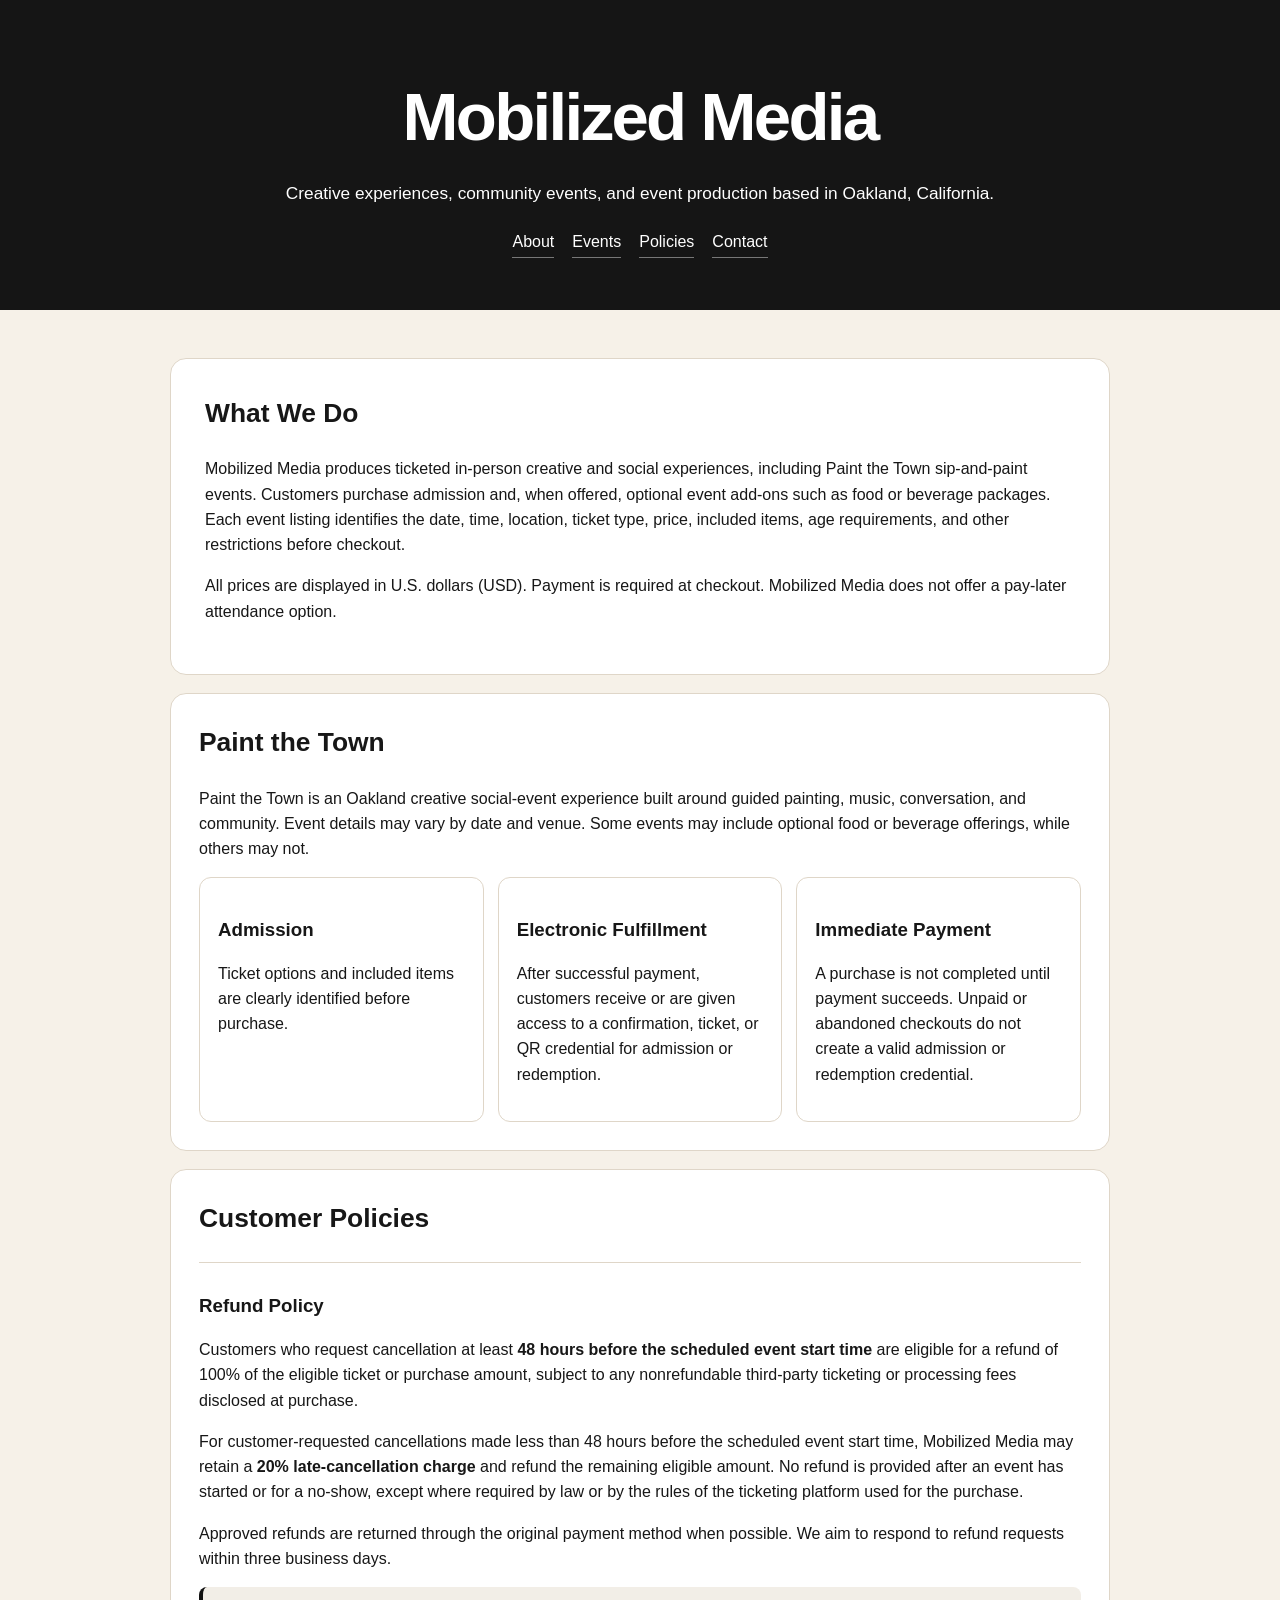
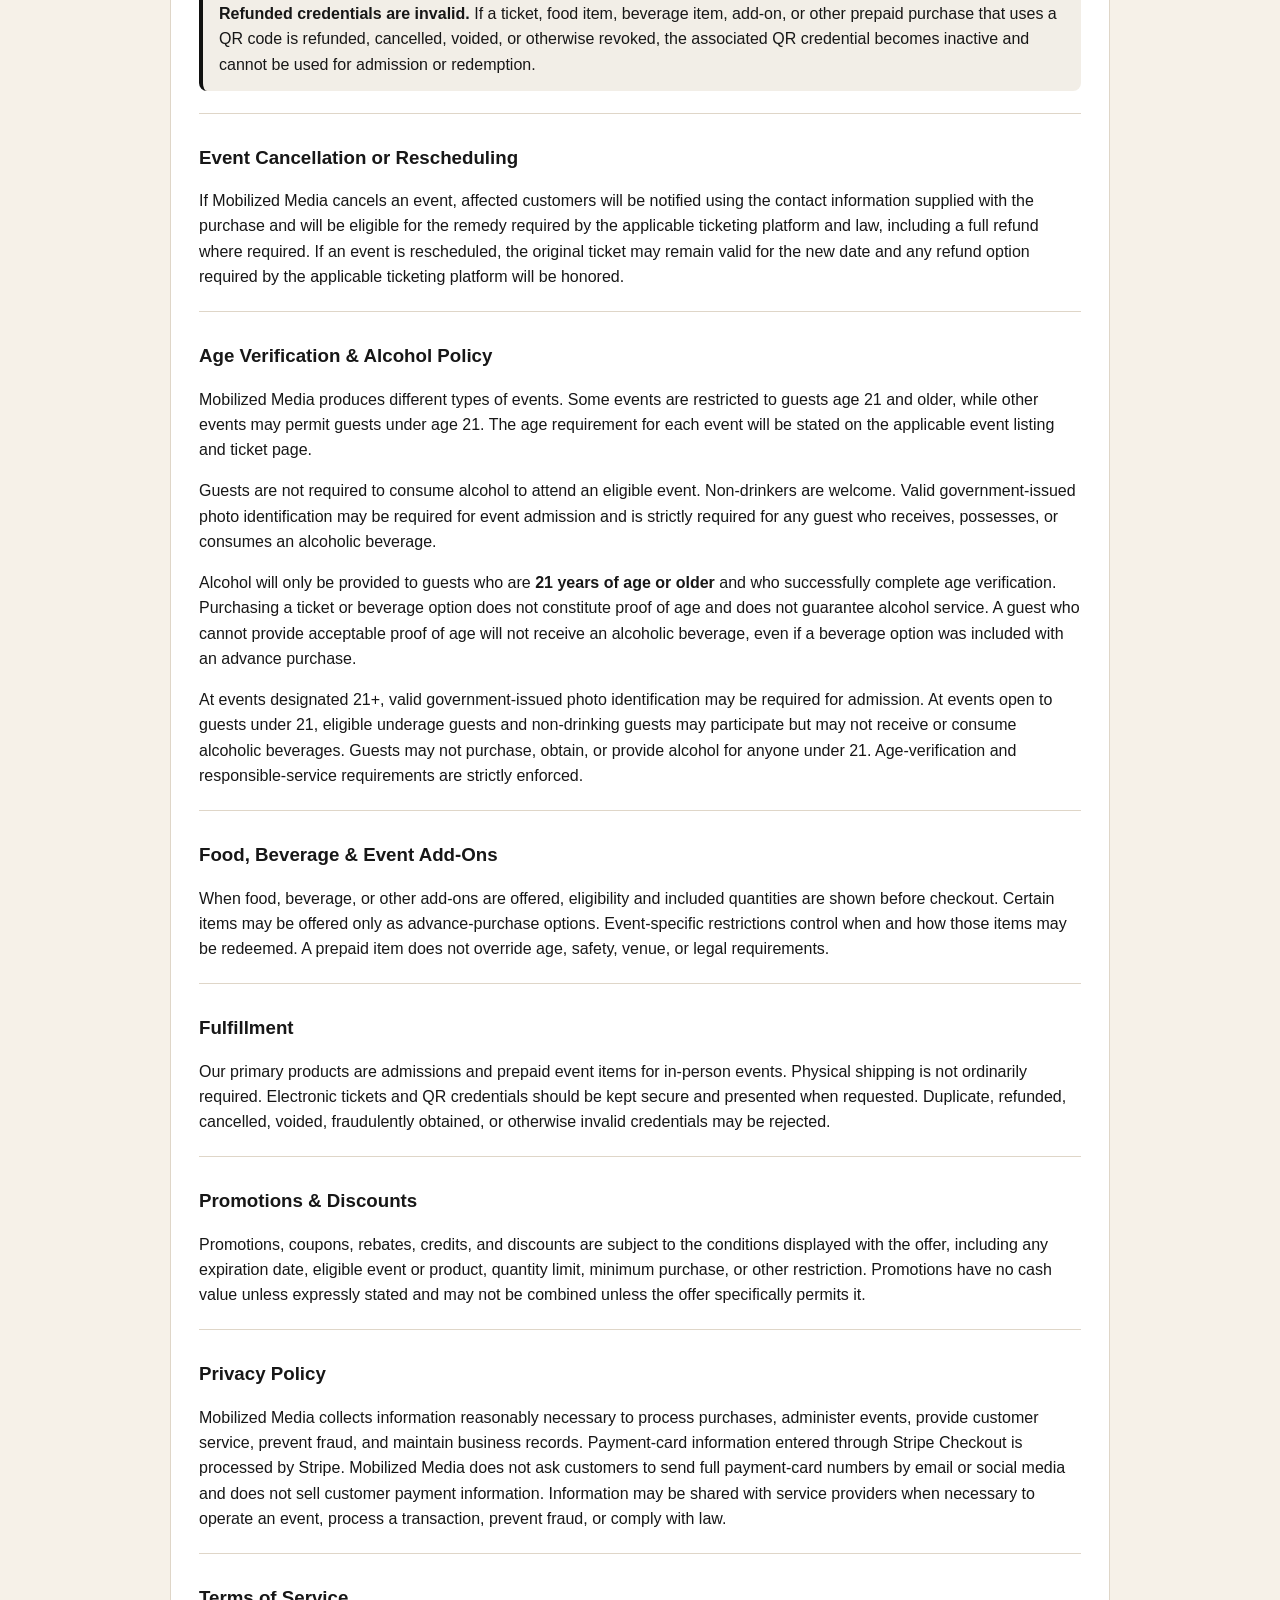
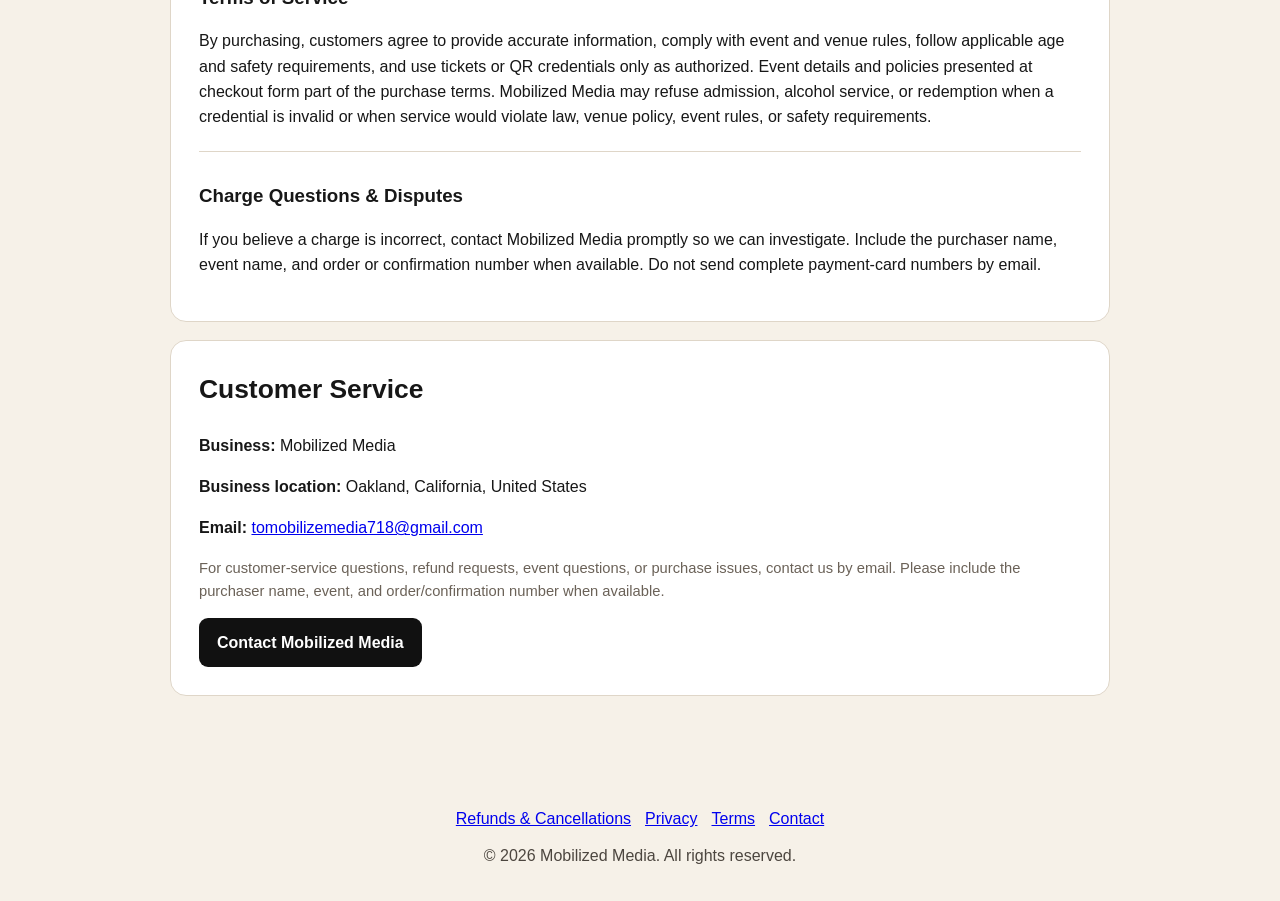
<file: index.html>
<!doctype html>
<html lang="en">
<head>
<meta charset="utf-8">
<meta name="viewport" content="width=device-width,initial-scale=1">
<title>Mobilized Media | Oakland Creative Events</title>
<meta name="description" content="Mobilized Media produces Oakland creative social events including Paint the Town sip and paint experiences.">
<style>
:root{--ink:#171717;--paper:#f6f1e8;--card:#fff;--muted:#6b6258;--line:#dfd6c8;--accent:#111}
*{box-sizing:border-box}body{font-family:Arial,Helvetica,sans-serif;margin:0;color:var(--ink);background:var(--paper);line-height:1.58}header{background:#151515;color:#fff;padding:64px 22px 52px;text-align:center}header h1{font-size:clamp(2.2rem,7vw,4.2rem);margin:0 0 10px;letter-spacing:-.04em}header p{max-width:720px;margin:0 auto 22px;font-size:1.08rem}nav{display:flex;gap:8px 18px;justify-content:center;flex-wrap:wrap}nav a{color:#fff;text-decoration:none;border-bottom:1px solid #777;padding-bottom:2px}main{max-width:980px;margin:auto;padding:30px 20px 60px}.card{background:var(--card);padding:28px;margin:18px 0;border-radius:16px;border:1px solid var(--line)}.hero-card{padding:34px}h2{font-size:1.65rem;margin-top:0}h3{margin-bottom:6px}.grid{display:grid;grid-template-columns:repeat(auto-fit,minmax(240px,1fr));gap:14px}.mini{border:1px solid var(--line);border-radius:12px;padding:18px;background:#fff}.btn{display:inline-block;background:var(--accent);color:#fff;padding:12px 18px;border-radius:9px;text-decoration:none;font-weight:700}.policy{padding-top:10px;margin-top:22px;border-top:1px solid var(--line)}.small{font-size:.92rem;color:var(--muted)}.notice{background:#f2eee7;border-left:4px solid #111;padding:14px 16px;border-radius:8px}.footer-links{display:flex;gap:14px;justify-content:center;flex-wrap:wrap;margin-bottom:12px}footer{text-align:center;padding:32px 20px;color:#4c463f}@media(max-width:600px){.card{padding:22px}header{padding-top:48px}}
</style>
</head>
<body>
<header>
<h1>Mobilized Media</h1>
<p>Creative experiences, community events, and event production based in Oakland, California.</p>
<nav><a href="#about">About</a><a href="#events">Events</a><a href="#policies">Policies</a><a href="#contact">Contact</a></nav>
</header>
<main>
<section class="card hero-card" id="about">
<h2>What We Do</h2>
<p>Mobilized Media produces ticketed in-person creative and social experiences, including Paint the Town sip-and-paint events. Customers purchase admission and, when offered, optional event add-ons such as food or beverage packages. Each event listing identifies the date, time, location, ticket type, price, included items, age requirements, and other restrictions before checkout.</p>
<p>All prices are displayed in U.S. dollars (USD). Payment is required at checkout. Mobilized Media does not offer a pay-later attendance option.</p>
</section>
<section class="card" id="events">
<h2>Paint the Town</h2>
<p>Paint the Town is an Oakland creative social-event experience built around guided painting, music, conversation, and community. Event details may vary by date and venue. Some events may include optional food or beverage offerings, while others may not.</p>
<div class="grid">
<div class="mini"><h3>Admission</h3><p>Ticket options and included items are clearly identified before purchase.</p></div>
<div class="mini"><h3>Electronic Fulfillment</h3><p>After successful payment, customers receive or are given access to a confirmation, ticket, or QR credential for admission or redemption.</p></div>
<div class="mini"><h3>Immediate Payment</h3><p>A purchase is not completed until payment succeeds. Unpaid or abandoned checkouts do not create a valid admission or redemption credential.</p></div>
</div>
</section>
<section class="card" id="policies">
<h2>Customer Policies</h2>
<div class="policy"><h3>Refund Policy</h3><p>Customers who request cancellation at least <strong>48 hours before the scheduled event start time</strong> are eligible for a refund of 100% of the eligible ticket or purchase amount, subject to any nonrefundable third-party ticketing or processing fees disclosed at purchase.</p><p>For customer-requested cancellations made less than 48 hours before the scheduled event start time, Mobilized Media may retain a <strong>20% late-cancellation charge</strong> and refund the remaining eligible amount. No refund is provided after an event has started or for a no-show, except where required by law or by the rules of the ticketing platform used for the purchase.</p><p>Approved refunds are returned through the original payment method when possible. We aim to respond to refund requests within three business days.</p><div class="notice"><strong>Refunded credentials are invalid.</strong> If a ticket, food item, beverage item, add-on, or other prepaid purchase that uses a QR code is refunded, cancelled, voided, or otherwise revoked, the associated QR credential becomes inactive and cannot be used for admission or redemption.</div></div>
<div class="policy"><h3>Event Cancellation or Rescheduling</h3><p>If Mobilized Media cancels an event, affected customers will be notified using the contact information supplied with the purchase and will be eligible for the remedy required by the applicable ticketing platform and law, including a full refund where required. If an event is rescheduled, the original ticket may remain valid for the new date and any refund option required by the applicable ticketing platform will be honored.</p></div>
<div class="policy"><h3>Age Verification & Alcohol Policy</h3><p>Mobilized Media produces different types of events. Some events are restricted to guests age 21 and older, while other events may permit guests under age 21. The age requirement for each event will be stated on the applicable event listing and ticket page.</p><p>Guests are not required to consume alcohol to attend an eligible event. Non-drinkers are welcome. Valid government-issued photo identification may be required for event admission and is strictly required for any guest who receives, possesses, or consumes an alcoholic beverage.</p><p>Alcohol will only be provided to guests who are <strong>21 years of age or older</strong> and who successfully complete age verification. Purchasing a ticket or beverage option does not constitute proof of age and does not guarantee alcohol service. A guest who cannot provide acceptable proof of age will not receive an alcoholic beverage, even if a beverage option was included with an advance purchase.</p><p>At events designated 21+, valid government-issued photo identification may be required for admission. At events open to guests under 21, eligible underage guests and non-drinking guests may participate but may not receive or consume alcoholic beverages. Guests may not purchase, obtain, or provide alcohol for anyone under 21. Age-verification and responsible-service requirements are strictly enforced.</p></div>
<div class="policy"><h3>Food, Beverage & Event Add-Ons</h3><p>When food, beverage, or other add-ons are offered, eligibility and included quantities are shown before checkout. Certain items may be offered only as advance-purchase options. Event-specific restrictions control when and how those items may be redeemed. A prepaid item does not override age, safety, venue, or legal requirements.</p></div>
<div class="policy"><h3>Fulfillment</h3><p>Our primary products are admissions and prepaid event items for in-person events. Physical shipping is not ordinarily required. Electronic tickets and QR credentials should be kept secure and presented when requested. Duplicate, refunded, cancelled, voided, fraudulently obtained, or otherwise invalid credentials may be rejected.</p></div>
<div class="policy"><h3>Promotions & Discounts</h3><p>Promotions, coupons, rebates, credits, and discounts are subject to the conditions displayed with the offer, including any expiration date, eligible event or product, quantity limit, minimum purchase, or other restriction. Promotions have no cash value unless expressly stated and may not be combined unless the offer specifically permits it.</p></div>
<div class="policy"><h3>Privacy Policy</h3><p>Mobilized Media collects information reasonably necessary to process purchases, administer events, provide customer service, prevent fraud, and maintain business records. Payment-card information entered through Stripe Checkout is processed by Stripe. Mobilized Media does not ask customers to send full payment-card numbers by email or social media and does not sell customer payment information. Information may be shared with service providers when necessary to operate an event, process a transaction, prevent fraud, or comply with law.</p></div>
<div class="policy"><h3>Terms of Service</h3><p>By purchasing, customers agree to provide accurate information, comply with event and venue rules, follow applicable age and safety requirements, and use tickets or QR credentials only as authorized. Event details and policies presented at checkout form part of the purchase terms. Mobilized Media may refuse admission, alcohol service, or redemption when a credential is invalid or when service would violate law, venue policy, event rules, or safety requirements.</p></div>
<div class="policy"><h3>Charge Questions & Disputes</h3><p>If you believe a charge is incorrect, contact Mobilized Media promptly so we can investigate. Include the purchaser name, event name, and order or confirmation number when available. Do not send complete payment-card numbers by email.</p></div>
</section>
<section class="card" id="contact">
<h2>Customer Service</h2>
<p><strong>Business:</strong> Mobilized Media</p>
<p><strong>Business location:</strong> Oakland, California, United States</p>
<p><strong>Email:</strong> <a href="mailto:tomobilizemedia718@gmail.com">tomobilizemedia718@gmail.com</a></p>
<p class="small">For customer-service questions, refund requests, event questions, or purchase issues, contact us by email. Please include the purchaser name, event, and order/confirmation number when available.</p>
<a class="btn" href="mailto:tomobilizemedia718@gmail.com">Contact Mobilized Media</a>
</section>
</main>
<footer><div class="footer-links"><a href="#policies">Refunds & Cancellations</a><a href="#policies">Privacy</a><a href="#policies">Terms</a><a href="#contact">Contact</a></div>© 2026 Mobilized Media. All rights reserved.</footer>
</body>
</html>
</file>
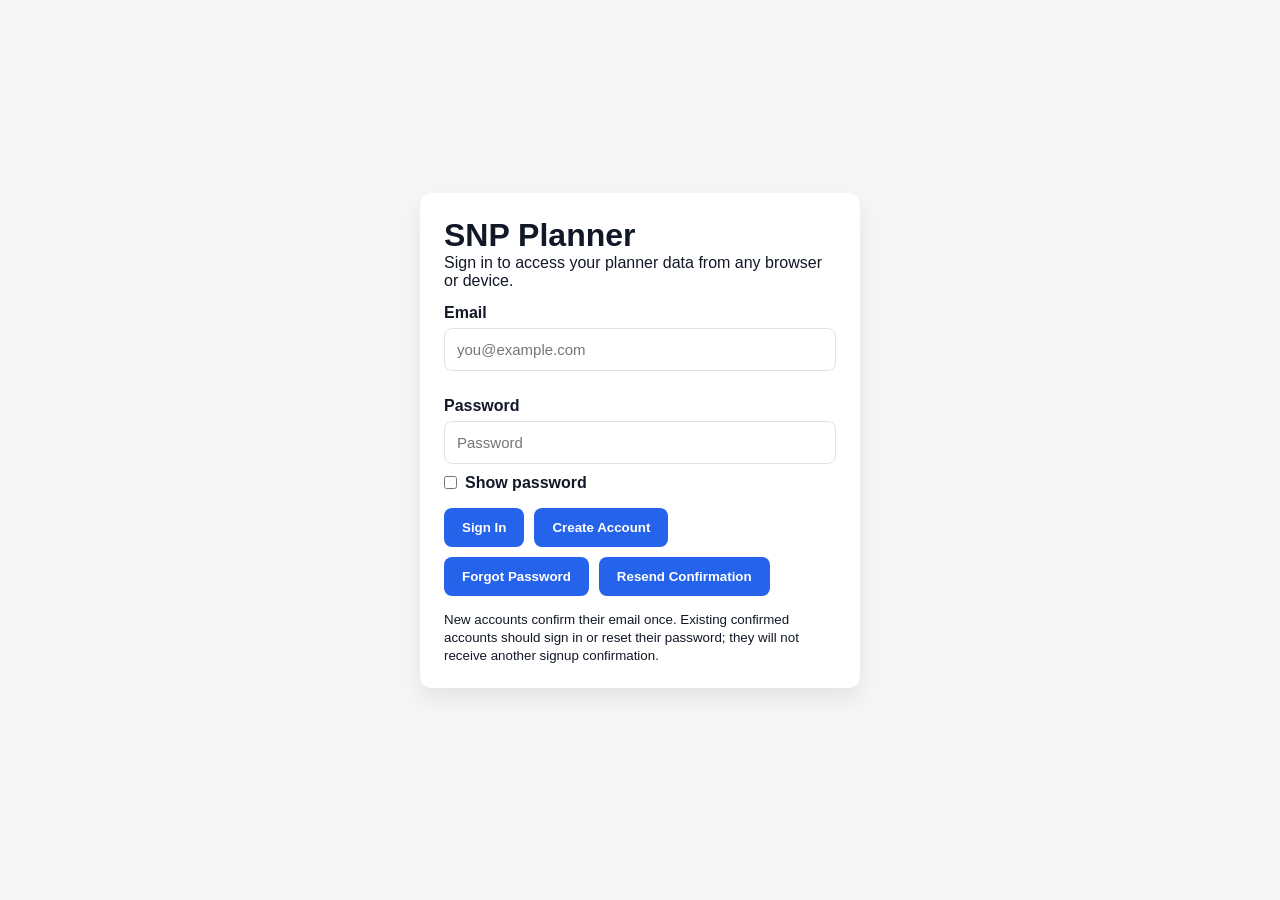
<file: planner.html>
<!DOCTYPE html>
<html lang="en">
<head><meta charset="UTF-8"><meta name="viewport" content="width=device-width, initial-scale=1.0"><title>SNP Planner V5</title><link rel="manifest" href="manifest.json"><link rel="stylesheet" href="styles.css"></head>
<body><div id="app"></div>
<script src="time-format.js?v=1"></script>
<script src="snp-supabase.js?v=8"></script><script src="utils.js?v=4"></script><script src="business.js"></script><script src="events.js?v=5"></script><script src="eventbrite.js?v=7"></script><script src="eventbrite-auto.js?v=3"></script><script src="venues.js"></script><script src="vendors.js?v=2"></script><script src="inventory.js?v=2"></script><script src="crm.js"></script><script src="crm-coupons.js?v=1"></script><script src="finance.js"></script><script src="inventory-finance-sync.js?v=1"></script><script src="assets.js"></script><script src="calendar.js"></script><script src="reports.js"></script><script src="settings.js?v=2"></script><script src="ui.js"></script><script src="ui-overrides.js"></script><script src="ui-overrides-2.js"></script><script src="ui-global-features.js?v=2"></script><script src="ui-customer-coupons.js?v=3"></script><script src="ui-business-profile.js?v=3"></script><script src="ui-eventbrite.js?v=3"></script><script src="ui-hourly-payment.js?v=1"></script><script src="ui-event-closeout.js?v=1"></script><script src="ui-event-save-fix.js?v=1"></script><script src="ui-input-behavior.js?v=2"></script><script src="ui-regression-guards.js?v=2"></script><script src="ui-logout.js?v=1"></script><script src="stripe-payments.js?v=6"></script><script src="checkin.js?v=4"></script><script src="ui-redemptions.js?v=2"></script><script src="sales.js?v=6"></script><script src="ui-event-menu-sales.js?v=2"></script><script src="ui-event-live-mode.js?v=4"></script><script src="ui-guest-list.js?v=1"></script><script src="ui-ticket-types-staff.js?v=7"></script><script src="ui-staff-access.js?v=2"></script><script src="ui-employees.js?v=2"></script><script src="ui-ticket-consumables.js?v=1"></script><script src="ui-ticket-inclusions.js?v=2"></script><script src="ui-event-menu.js?v=6"></script><script src="ui-ticket-sales.js?v=3"></script><script src="ui-ticket-qr.js?v=1"></script><script src="ui-redemption-integration.js?v=1"></script><script src="ui-refunded-ticket-guard.js?v=3"></script><script src="ui-menu-live-fix.js?v=1"></script><script src="ui-menu-navigation-fix.js?v=1"></script><script src="ui-event-menu-collapse.js?v=3"></script><script src="ui-sales-routing.js?v=2"></script><script src="ui-payment-terms.js?v=1"></script><script src="ui-event-financial-rules.js?v=2"></script><script src="ui-inventory-save-fix.js?v=1"></script><script src="ui-inventory-totals-fix.js?v=1"></script><script src="ui-discounts.js?v=1"></script><script src="promo-agent.js?v=8"></script><script src="promo-postponement-mode.js?v=1"></script><script src="promo-reel-send-fix.js?v=1"></script><script src="app.js?v=10"></script><script src="ui-event-staff-quickview.js?v=3"></script><script src="ui-sitewide-create-collapse.js?v=2"></script><script src="ui-crm-delete.js?v=1"></script><script src="ui-home-navigation.js?v=6"></script>
<script src="ui-systemwide-guards.js?v=1"></script><script src="ui-record-list-collapse.js?v=1"></script><script src="ui-events-landing.js?v=1"></script><script src="ui-refresh-continuity.js?v=2"></script><script src="ui-submenu-search-edit-guard.js?v=1"></script><script src="ui-promo-entry-points.js?v=1"></script>
<script>if("serviceWorker" in navigator){window.addEventListener("load",()=>{navigator.serviceWorker.register("./service-worker.js");});}</script></body></html>
</file>
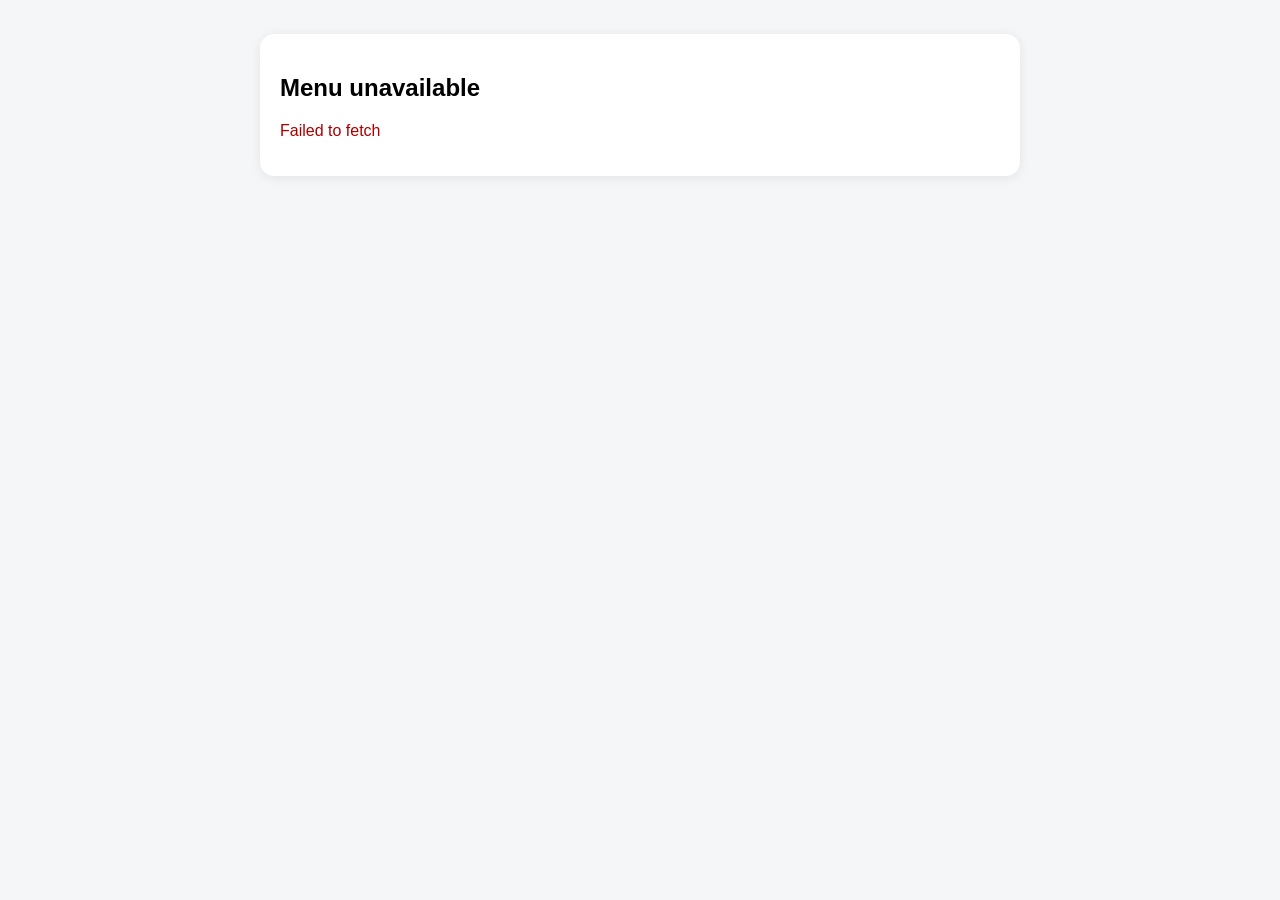
<file: preorder.html>
<!doctype html>
<html lang="en">
  <head>
    <meta charset="utf-8" />
    <meta name="viewport" content="width=device-width,initial-scale=1" />
    <title>Event Preorder</title>
    <style>
      body {
        font-family: Arial, sans-serif;
        background: #f4f6f8;
        margin: 0;
        padding: 20px;
      }
      .wrap {
        max-width: 760px;
        margin: auto;
      }
      .card {
        background: #fff;
        border-radius: 14px;
        padding: 20px;
        margin: 14px 0;
        box-shadow: 0 2px 12px rgba(0, 0, 0, 0.08);
      }
      button {
        padding: 10px 14px;
      }
      input {
        padding: 10px;
        width: 100%;
        box-sizing: border-box;
      }
      .item {
        display: grid;
        grid-template-columns: 1fr 90px;
        gap: 10px;
        align-items: end;
        border-bottom: 1px solid #eee;
        padding: 12px 0;
      }
      .muted {
        opacity: 0.7;
      }
      .error {
        color: #a00;
      }
    </style>
  </head>
  <body>
    <div class="wrap" id="app"><div class="card">Loading menu…</div></div>
    <script src="time-format.js?v=1"></script>
    <script>
      const API =
        "https://mmstqostdqouxaiyrxtv.supabase.co/functions/v1/public-preorder";
      const esc = (s) =>
        String(s ?? "").replace(
          /[&<>"']/g,
          (c) =>
            ({
              "&": "&amp;",
              "<": "&lt;",
              ">": "&gt;",
              '"': "&quot;",
              "'": "&#039;",
            })[c],
        );
      const eventId =
        new URLSearchParams(location.search).get("event_id") || "";
      let data = null;
      async function load() {
        const app = document.getElementById("app");
        try {
          const r = await fetch(
            `${API}?event_id=${encodeURIComponent(eventId)}`,
          );
          data = await r.json();
          if (!r.ok || !data.ok)
            throw new Error(data.error || "Unable to load menu.");
          render();
        } catch (e) {
          app.innerHTML = `<div class="card"><h2>Menu unavailable</h2><p class="error">${esc(e.message)}</p></div>`;
        }
      }
      function render() {
        const e = data.event,
          m = data.menu || [];
        const channels = data.salesChannels || {};
        const eventbriteOnly = channels.eventbrite && !channels.stripe;
        const eventbriteButton = channels.eventbrite
          ? `<button onclick="openEventbrite()" ${data.eventbriteUrl ? "" : "disabled"}>Continue to Eventbrite</button>`
          : "";
        document.getElementById("app").innerHTML =
          `<div class="card"><h1>${esc(e.name)}</h1>${e.date ? `<p><strong>Date:</strong> ${esc(e.date)}</p>` : ""}${e.time ? `<p><strong>Time:</strong> ${esc(SNPTime.formatTime(e.time))}</p>` : ""}<p>Purchase admission and featured beverage packages online before the event.</p></div><div class="card"><h2>Available Packages</h2>${m.length ? m.map((i) => `<div class="item"><div><strong>${esc(i.name)}</strong><br><span>$${Number(i.price).toFixed(2)}</span>${i.description ? `<br><small class="muted">${esc(i.description)}</small>` : ""}</div>${eventbriteOnly ? "" : `<div><label>Qty</label><input id="q-${esc(i.id)}" type="number" min="0" max="20" value="0"></div>`}</div>`).join("") : "<p>No prepaid packages are available yet.</p>"}<p>${eventbriteButton}${channels.stripe ? `<button onclick="checkout()" ${m.length ? "" : "disabled"}>Pay with Stripe</button>` : ""}</p>${eventbriteOnly ? "<p><small>Checkout and ticket delivery are handled by Eventbrite.</small></p>" : ""}<div id="msg"></div></div>`;
      }
      function openEventbrite() {
        if (!data?.eventbriteUrl)
          return (document.getElementById("msg").innerHTML =
            '<p class="error">The Eventbrite ticket page has not been connected yet.</p>');
        location.href = data.eventbriteUrl;
      }
      async function checkout() {
        if (!data?.salesChannels?.stripe)
          return openEventbrite();
        const items = (data.menu || [])
          .map((i) => ({
            id: i.id,
            quantity: Number(document.getElementById("q-" + i.id)?.value || 0),
          }))
          .filter((i) => i.quantity > 0);
        if (!items.length)
          return (document.getElementById("msg").innerHTML =
            '<p class="error">Choose at least one item.</p>');
        const email = document.getElementById("email").value.trim();
        document.getElementById("msg").textContent = "Opening Stripe…";
        try {
          const r = await fetch(API, {
            method: "POST",
            headers: { "content-type": "application/json" },
            body: JSON.stringify({ eventId, email, items }),
          });
          const d = await r.json();
          if (!r.ok || !d.checkoutUrl)
            throw new Error(d.error || "Unable to start checkout.");
          location.href = d.checkoutUrl;
        } catch (e) {
          document.getElementById("msg").innerHTML =
            `<p class="error">${esc(e.message)}</p>`;
        }
      }
      load();
    </script>
  </body>
</html>
</file>
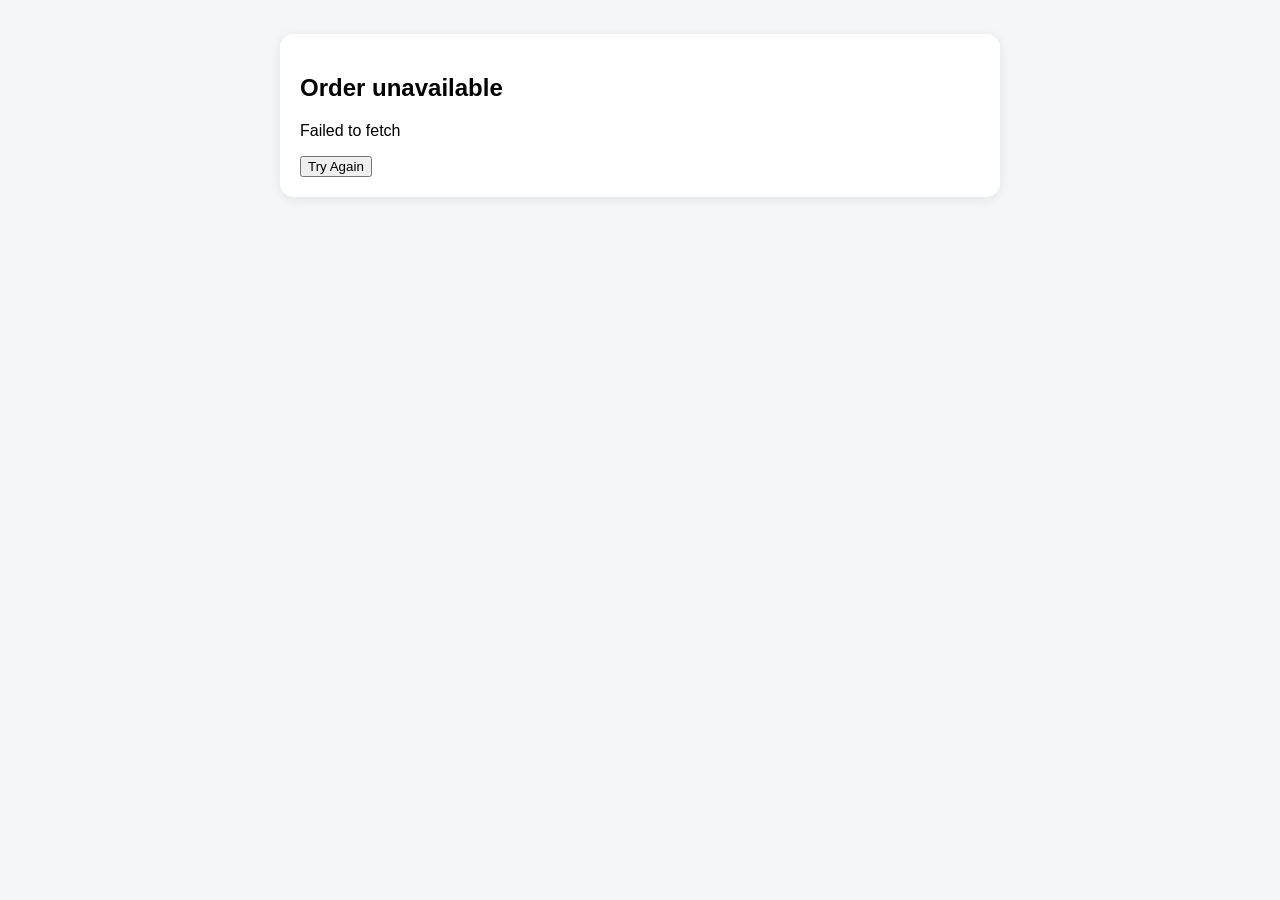
<file: prepaid.html>
<!doctype html><html lang="en"><head><meta charset="utf-8"><meta name="viewport" content="width=device-width,initial-scale=1"><title>Prepaid Order</title><style>body{font-family:Arial,sans-serif;background:#f4f6f8;margin:0;padding:20px}.wrap{max-width:720px;margin:auto}.card{background:#fff;border-radius:14px;padding:20px;margin:14px 0;box-shadow:0 2px 12px rgba(0,0,0,.08)}.qr{width:280px;max-width:100%;display:block;margin:18px auto}.ok{background:#e9f8ee;border:1px solid #b8e4c5;padding:12px;border-radius:10px}.wait{background:#fff5d9;border:1px solid #eed27c;padding:12px;border-radius:10px}.muted{opacity:.7}</style></head><body><div class="wrap" id="app"><div class="card">Loading prepaid order…</div></div><script>
const API='https://mmstqostdqouxaiyrxtv.supabase.co/functions/v1/prepaid-confirmation';const esc=s=>String(s??'').replace(/[&<>"']/g,c=>({'&':'&amp;','<':'&lt;','>':'&gt;','"':'&quot;',"'":'&#039;'}[c]));
async function load(){const sid=new URLSearchParams(location.search).get('session_id')||'';const app=document.getElementById('app');try{const r=await fetch(`${API}?session_id=${encodeURIComponent(sid)}`,{cache:'no-store'});const d=await r.json();if(!r.ok||!d.ok)throw new Error(d.error||'Unable to load order.');if(d.pending){app.innerHTML='<div class="card"><h2>Preparing your pickup pass</h2><div class="wait">Payment is confirmed. Your QR code is being prepared.</div></div>';setTimeout(load,1800);return;}app.innerHTML=`<div class="card"><h1>Payment Confirmed</h1><div class="ok">Show this QR code when you are ready to redeem your prepaid items.</div><h2>${esc(d.event.name)}</h2>${d.event.date?`<p><strong>Date:</strong> ${esc(d.event.date)}</p>`:''}${d.guestName?`<p><strong>Guest:</strong> ${esc(d.guestName)}</p>`:''}${d.email?`<p><strong>Email:</strong> ${esc(d.email)}</p>`:''}</div><div class="card"><img class="qr" src="${d.pass.qrDataUrl}" alt="Prepaid order QR"><h3>Prepaid Items</h3>${(d.pass.items||[]).map(i=>`<p><strong>${esc(i.label)}</strong> — ${i.redeemed}/${i.quantity} redeemed</p>`).join('')}<p class="muted">Each prepaid item can be redeemed only the number of times purchased. Already-redeemed items are rejected automatically.</p></div>`}catch(e){app.innerHTML=`<div class="card"><h2>Order unavailable</h2><p>${esc(e.message)}</p><button onclick="location.reload()">Try Again</button></div>`}}
load();
</script></body></html>
</file>
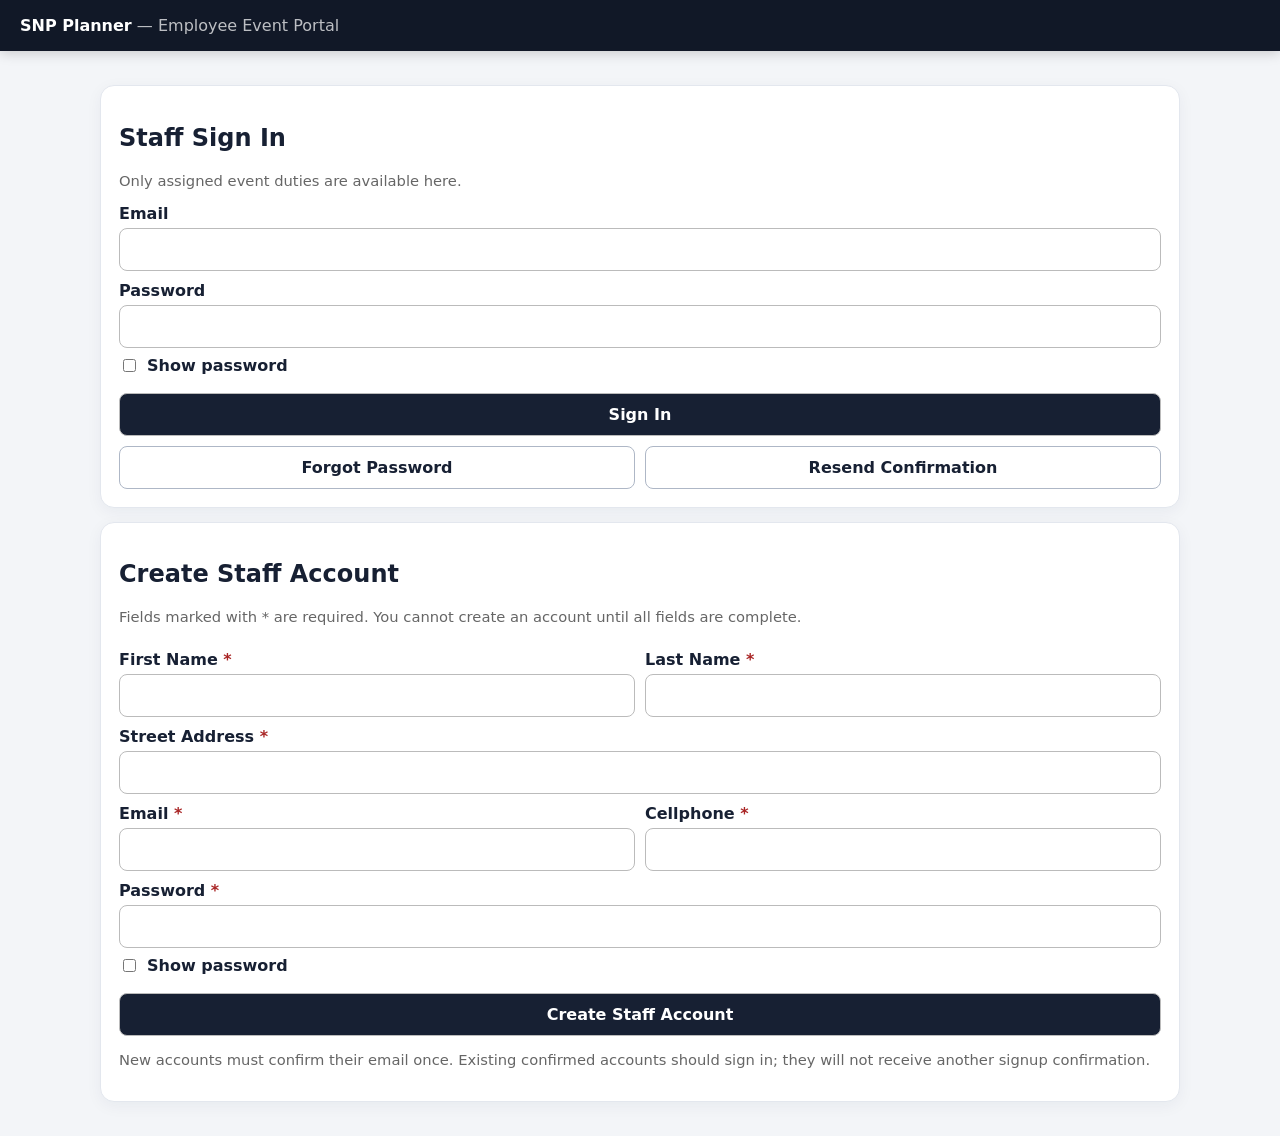
<file: staff-invite.html>
<!doctype html>
<html lang="en">
  <head>
    <meta charset="utf-8">
    <meta name="viewport" content="width=device-width,initial-scale=1">
    <title>SNP Planner Staff Invitation</title>
  </head>
  <body>
    <p>Opening secure employee onboarding…</p>
    <script>
      const invite = new URLSearchParams(location.search).get("invite") || "";
      const target = new URL("staff.html", location.href);
      if (invite) target.searchParams.set("invite", invite);
      target.hash = location.hash;
      location.replace(target.href);
    </script>
  </body>
</html>
</file>
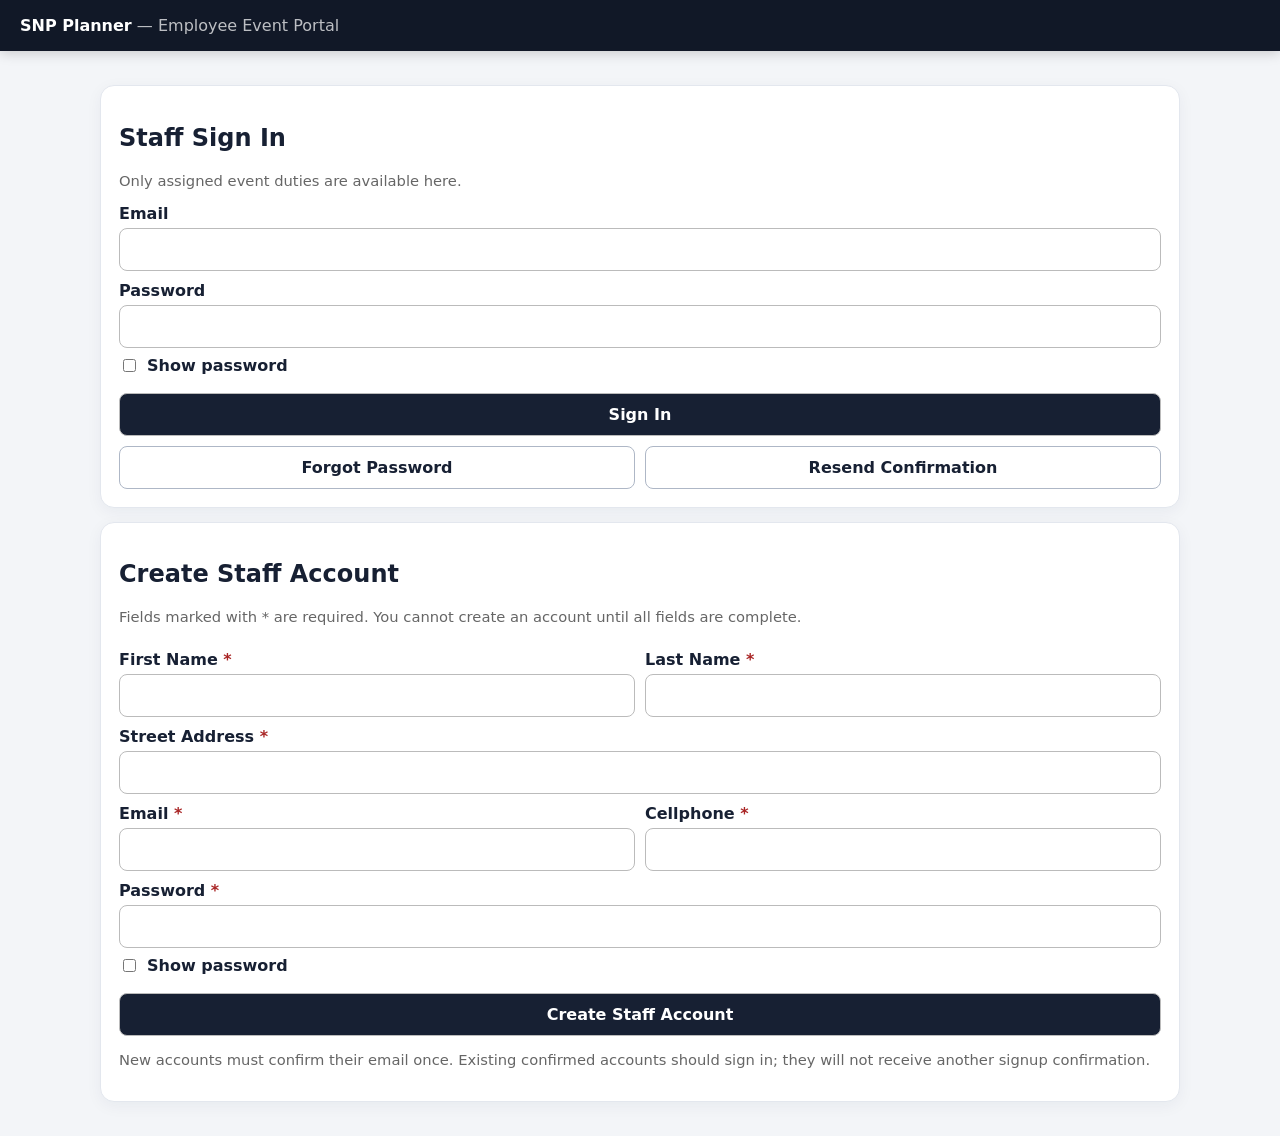
<file: staff.html>
<!doctype html>
<html lang="en">
  <head>
    <meta charset="utf-8" />
    <meta name="viewport" content="width=device-width,initial-scale=1" />
    <title>SNP Planner Staff Portal</title>
    <style>
      body {
        font-family: Inter, ui-sans-serif, system-ui, -apple-system, BlinkMacSystemFont, "Segoe UI", sans-serif;
        margin: 0;
        background: #f3f5f8;
        color: #172033;
      }
      header {
        position: sticky;
        top: 0;
        z-index: 10;
        background: #111827;
        color: #fff;
        padding: 16px 20px;
        box-shadow: 0 2px 12px rgba(0,0,0,.18);
      }
      main {
        max-width: 1080px;
        margin: auto;
        padding: 20px;
      }
      .card {
        background: #fff;
        border: 1px solid #e3e7ee;
        border-radius: 14px;
        padding: 18px;
        margin: 14px 0;
        box-shadow: 0 4px 16px rgba(24,39,75,.05);
      }
      .event-card { overflow: hidden; padding: 0; }
      .event-head { background: linear-gradient(135deg,#111827,#26344f); color:#fff; padding:20px; }
      .event-head h2 { margin:0 0 6px; }
      .event-body { padding:18px; }
      .section { border-top:1px solid #e6e9ef; margin-top:18px; padding-top:18px; }
      .section h3 { margin:0 0 6px; }
      .stat { background:#f7f8fb; border:1px solid #e4e8ef; border-radius:12px; padding:14px; }
      .stat strong { display:block; font-size:.82rem; color:#5e6879; margin-bottom:6px; text-transform:uppercase; letter-spacing:.04em; }
      .stat .value { font-size:1.25rem; font-weight:750; color:#172033; }
      .item-grid { display:grid; grid-template-columns:repeat(auto-fit,minmax(220px,1fr)); gap:10px; margin:12px 0; }
      .sale-item { border:1px solid #dfe4ec; border-radius:12px; padding:13px; background:#fbfcfe; }
      .sale-item strong { display:block; margin-bottom:4px; }
      .price { color:#146c43; font-weight:800; font-size:1.08rem; }
      .badge { display:inline-block; border-radius:999px; padding:4px 9px; font-size:.78rem; font-weight:700; background:#e8edf6; color:#33405b; margin:2px 4px 2px 0; }
      .badge.ok { background:#e7f6ed; color:#146c43; }
      .nested { background:#f7f9fc; border:1px solid #e0e5ed; border-radius:12px; padding:13px; margin-top:10px; }
      .toolbar { display:flex; gap:8px; flex-wrap:wrap; align-items:center; }
      .toolbar > button { flex:0 1 auto; }
      .section-note { margin:4px 0 12px; color:#626d7e; }
      .empty { padding:16px; border:1px dashed #cdd3dd; border-radius:10px; color:#667085; text-align:center; }
      .guest-row { display:flex; justify-content:space-between; gap:12px; padding:9px 0; border-bottom:1px solid #edf0f4; }
      .guest-row:last-child { border-bottom:0; }
      .primary { background:#175cd3; border-color:#175cd3; }
      .secondary { background:#fff; color:#172033; border-color:#aeb7c6; }
      .success { background:#177447; border-color:#177447; }
      .danger-btn { background:#a92525; border-color:#a92525; }
      button:disabled { opacity:.55; cursor:not-allowed; }
      button:focus-visible,input:focus-visible,select:focus-visible { outline:3px solid rgba(23,92,211,.25); outline-offset:2px; }
      .grid {
        display: grid;
        grid-template-columns: repeat(auto-fit, minmax(180px, 1fr));
        gap: 10px;
      }
      .row {
        display: flex;
        gap: 8px;
        flex-wrap: wrap;
      }
      .row > * {
        flex: 1;
        min-width: 150px;
      }
      input,
      select,
      button,
      textarea {
        font: inherit;
        padding: 11px;
        border-radius: 8px;
        border: 1px solid #bbb;
        box-sizing: border-box;
      }
      input,
      select,
      textarea {
        width: 100%;
      }
      label { display:block; margin:10px 0 5px; font-weight:650; }
      .required::after { content:" *"; color:#a92525; }
      button {
        cursor: pointer;
        background: #172033;
        color: #fff;
        font-weight: 650;
      }
      .muted {
        color: #666;
        font-size: 0.92rem;
      }
      .ok {
        color: #146c2e;
        font-weight: 700;
      }
      .danger {
        color: #a40000;
        font-weight: 700;
      }
      .notice {
        padding: 11px 12px;
        border-radius: 8px;
        background: #eef4ff;
        border: 1px solid #b9cdf5;
        color: #173b73;
        line-height: 1.4;
      }
      video {
        width: 100%;
        max-height: 300px;
        background: #111;
        border-radius: 8px;
        display: none;
      }
      details {
        margin-top: 10px;
      }
      summary { cursor:pointer; font-weight:750; }
      @media (max-width:640px){main{padding:12px}.event-body,.event-head{padding:15px}.row>*{min-width:100%}.toolbar>button{width:100%}}
    </style>
  </head>
  <body>
    <header><strong>SNP Planner</strong> <span style="opacity:.72">— Employee Event Portal</span></header>
    <main id="app"></main>
    <script src="time-format.js?v=1"></script>
    <script>
      const nativeLocaleTime = Date.prototype.toLocaleTimeString;
      Date.prototype.toLocaleTimeString = function (locales, options = {}) {
        return nativeLocaleTime.call(this, locales || "en-US", {
          hour: "numeric",
          minute: "2-digit",
          ...options,
          hour12: true,
        });
      };
      const U = "https://mmstqostdqouxaiyrxtv.supabase.co",
        K = "sb_publishable_6bxNaNPgezRwqyTrLtnUpA_zmXNoIsC",
        SK = "snp_staff_session";
      let S = null,
        E = [],
        stream = null,
        scanTimer = null,
        authRedirectType = "";
      const h = (t) => ({
        apikey: K,
        "Content-Type": "application/json",
        ...(t ? { Authorization: `Bearer ${t}` } : {}),
      });
      const esc = (s) =>
        String(s ?? "").replace(
          /[&<>"']/g,
          (m) =>
            ({
              "&": "&amp;",
              "<": "&lt;",
              ">": "&gt;",
              '"': "&quot;",
              "'": "&#39;",
            })[m],
        );
      const money = (n) => "$" + Number(n || 0).toFixed(2);
      const invite = () =>
        new URLSearchParams(location.search).get("invite") || "";
      const pendingEmailKey = "snp_staff_pending_email";
      function redirectUrl() {
        const url = new URL(location.href);
        url.hash = "";
        ["code", "error", "error_code", "error_description", "type"].forEach(
          (key) => url.searchParams.delete(key),
        );
        return url.toString();
      }
      function auth(msg = "", email = "") {
        const remembered =
          email || sessionStorage.getItem(pendingEmailKey) || "";
        app.innerHTML = `${invite() ? '<div class="card"><h3>Employee / Staff Invitation</h3><p>Create your staff account or sign in with the email this invitation was sent to. All required profile information must be completed before continuing.</p></div>' : ""}<div class="card"><h2>Staff Sign In</h2><p class="muted">Only assigned event duties are available here.</p>${msg ? `<p class="notice">${esc(msg)}</p>` : ""}<label>Email</label><input id="e" type="email" value="${esc(remembered)}" autocomplete="username" autocapitalize="none" autocorrect="off" spellcheck="false"><label>Password</label><input id="p" type="password" minlength="8" autocomplete="current-password" autocapitalize="none" autocorrect="off" spellcheck="false"><label style="display:flex;gap:8px;align-items:center;margin:8px 0"><input id="showp" type="checkbox" style="width:auto" onchange="togglePassword()"> Show password</label><button style="width:100%;margin-top:10px" onclick="login()">Sign In</button><div class="grid" style="margin-top:10px"><button class="secondary" type="button" onclick="forgotPassword()">Forgot Password</button><button class="secondary" type="button" onclick="resendConfirmation()">Resend Confirmation</button></div></div><div class="card"><h2>Create Staff Account</h2><p class="muted">Fields marked with * are required. You cannot create an account until all fields are complete.</p><div class="grid"><div><label class="required">First Name</label><input id="signupFirstName" autocomplete="given-name" required></div><div><label class="required">Last Name</label><input id="signupLastName" autocomplete="family-name" required></div></div><label class="required">Street Address</label><input id="signupAddress" autocomplete="street-address" required><div class="grid"><div><label class="required">Email</label><input id="signupEmail" type="email" value="${esc(remembered)}" autocomplete="email" autocapitalize="none" autocorrect="off" spellcheck="false" required></div><div><label class="required">Cellphone</label><input id="signupPhone" type="tel" autocomplete="tel" inputmode="tel" required></div></div><label class="required">Password</label><input id="signupPassword" type="password" minlength="8" autocomplete="new-password" required><label style="display:flex;gap:8px;align-items:center;margin:8px 0"><input id="showSignupPassword" type="checkbox" style="width:auto" onchange="toggleSignupPassword()"> Show password</label><button style="width:100%;margin-top:10px" onclick="signup()">Create Staff Account</button><p class="muted">New accounts must confirm their email once. Existing confirmed accounts should sign in; they will not receive another signup confirmation.</p></div>`;
      }
      function togglePassword() {
        const x = document.getElementById("p");
        if (x)
          x.type = document.getElementById("showp")?.checked
            ? "text"
            : "password";
      }
      function toggleSignupPassword() {
        const x = document.getElementById("signupPassword");
        if (x) x.type = document.getElementById("showSignupPassword")?.checked ? "text" : "password";
      }
      function normalizePhone(value) {
        const raw = String(value || "").trim();
        const digits = raw.replace(/\D/g, "");
        if (digits.length === 10) return "+1" + digits;
        if (digits.length === 11 && digits.startsWith("1")) return "+" + digits;
        if (raw.startsWith("+") && digits.length >= 8 && digits.length <= 15)
          return "+" + digits;
        return "";
      }
      function metadata() {
        return S?.user?.user_metadata || {};
      }
      function onboardingValues() {
        const m = metadata();
        return {
          firstName: String(m.first_name || ""),
          lastName: String(m.last_name || ""),
          address: String(m.street_address || ""),
          phone: String(S?.user?.phone || m.cellphone || m.phone || ""),
        };
      }
      function profileComplete() {
        const v = onboardingValues();
        return Boolean(
          v.firstName &&
            v.lastName &&
            v.address &&
            v.phone &&
            S?.user?.email &&
            S?.user?.email_confirmed_at,
        );
      }
      async function refreshCurrentUser() {
        const r = await fetch(`${U}/auth/v1/user`, {
          headers: h(S?.access_token),
        });
        if (!r.ok) return false;
        S.user = await r.json();
        localStorage.setItem(SK, JSON.stringify(S));
        return true;
      }
      function onboarding(msg = "") {
        const v = onboardingValues();
        app.innerHTML = `<div class="card"><h2>Required Employee Onboarding</h2><p class="muted">Complete every required field before entering the Employee Portal. Your email must be verified; your cellphone number is required but does not require verification.</p>${msg ? `<p class="notice">${esc(msg)}</p>` : ""}<div class="grid"><div><label class="required">First Name</label><input id="onboardFirstName" value="${esc(v.firstName)}" autocomplete="given-name" required></div><div><label class="required">Last Name</label><input id="onboardLastName" value="${esc(v.lastName)}" autocomplete="family-name" required></div></div><label class="required">Street Address</label><input id="onboardAddress" value="${esc(v.address)}" autocomplete="street-address" required><label class="required">Verified Email</label><input value="${esc(S?.user?.email || "")}" readonly><label class="required">Cellphone Number</label><input id="onboardPhone" type="tel" value="${esc(v.phone)}" autocomplete="tel" inputmode="tel" required><button type="button" class="success" style="width:100%;margin-top:14px" onclick="completeOnboarding()">Save Profile & Continue</button><p class="muted">You cannot continue until every required field is complete.</p></div>`;
      }
      function readOnboarding() {
        const firstName = document.getElementById("onboardFirstName")?.value.trim() || "";
        const lastName = document.getElementById("onboardLastName")?.value.trim() || "";
        const streetAddress = document.getElementById("onboardAddress")?.value.trim() || "";
        const phone = normalizePhone(document.getElementById("onboardPhone")?.value || "");
        if (!firstName) throw new Error("Enter your first name.");
        if (!lastName) throw new Error("Enter your last name.");
        if (!streetAddress) throw new Error("Enter your street address.");
        if (!phone) throw new Error("Enter a valid cellphone number, including area code.");
        return { firstName, lastName, streetAddress, phone };
      }
      async function completeOnboarding() {
        try {
          const v = readOnboarding();
          await refreshCurrentUser();
          if (!S?.user?.email_confirmed_at)
            throw new Error("Verify your email before continuing.");
          const profileResponse = await fetch(`${U}/auth/v1/user`, {
            method: "PUT",
            headers: h(S.access_token),
            body: JSON.stringify({
              data: {
                ...metadata(),
                first_name: v.firstName,
                last_name: v.lastName,
                full_name: `${v.firstName} ${v.lastName}`,
                street_address: v.streetAddress,
                phone: v.phone,
                cellphone: v.phone,
              },
            }),
          });
          const profileUser = await profileResponse.json().catch(() => ({}));
          if (!profileResponse.ok)
            throw new Error(
              profileUser.msg ||
                profileUser.message ||
                profileUser.error ||
                "Unable to save the employee profile.",
            );
          S.user = profileUser;
          localStorage.setItem(SK, JSON.stringify(S));
          if (invite()) {
            const r = await fetch(`${U}/functions/v1/employee-directory-api`, {
              method: "POST",
              headers: h(S.access_token),
              body: JSON.stringify({
                action: "claim_invite",
                token: invite(),
                firstName: v.firstName,
                lastName: v.lastName,
                streetAddress: v.streetAddress,
                phone: v.phone,
              }),
            });
            const d = await r.json().catch(() => ({}));
            if (!r.ok || d.ok === false)
              throw new Error(d.error || "Unable to add your profile to the employee directory.");
            const q = new URLSearchParams(location.search);
            q.delete("invite");
            history.replaceState({}, "", location.pathname + (q.toString() ? `?${q}` : ""));
          }
          await load();
        } catch (e) {
          onboarding(e.message);
        }
      }
      async function ensureDirectoryLink() {
        const r = await fetch(`${U}/functions/v1/employee-directory-api`, {
          method: "POST",
          headers: h(S.access_token),
          body: JSON.stringify({ action: "connect_verified_signup" }),
        });
        const d = await r.json().catch(() => ({}));
        if (!r.ok || d.ok === false)
          throw new Error(
            d.error || "Unable to connect this account to the employee directory.",
          );
        return d.employee;
      }
      async function login() {
        const email = e.value.trim().toLowerCase(),
          password = p.value;
        if (!email || !password) return auth("Enter your email and password.");
        try {
          const r = await fetch(`${U}/auth/v1/token?grant_type=password`, {
            method: "POST",
            headers: h(),
            body: JSON.stringify({ email, password }),
          });
          const d = await r.json().catch(() => ({}));
          if (!r.ok) {
            const detail =
              d.msg ||
              d.message ||
              d.error_description ||
              d.error ||
              `Authentication failed (HTTP ${r.status}).`;
            return auth(`${detail} [${r.status}]`);
          }
          S = d;
          localStorage.setItem(SK, JSON.stringify(d));
          sessionStorage.removeItem(pendingEmailKey);
          load();
        } catch (err) {
          auth(
            `Unable to reach the sign-in service: ${err?.message || "network error"}`,
          );
        }
      }
      async function forgotPassword() {
        const email = document.getElementById("e")?.value.trim().toLowerCase();
        if (!email)
          return auth(
            "Enter the staff email first, then choose Forgot Password.",
          );
        try {
          const redirect = redirectUrl();
          const r = await fetch(
            `${U}/auth/v1/recover?redirect_to=${encodeURIComponent(redirect)}`,
            { method: "POST", headers: h(), body: JSON.stringify({ email }) },
          );
          const d = await r.json().catch(() => ({}));
          if (!r.ok)
            return auth(
              d.msg ||
                d.message ||
                d.error_description ||
                d.error ||
                `Unable to send reset email (${r.status}).`,
            );
          auth(
            "Password reset email requested. Open its link; it will return here so you can choose a new password.",
            email,
          );
        } catch (err) {
          auth(
            `Unable to request password reset: ${err?.message || "network error"}`,
          );
        }
      }
      async function signup() {
        const firstName = document.getElementById("signupFirstName")?.value.trim() || "",
          lastName = document.getElementById("signupLastName")?.value.trim() || "",
          address = document.getElementById("signupAddress")?.value.trim() || "",
          email = document.getElementById("signupEmail")?.value.trim().toLowerCase() || "",
          phone = normalizePhone(document.getElementById("signupPhone")?.value || ""),
          password = document.getElementById("signupPassword")?.value || "";
        if (!firstName) return alert("Enter your first name.");
        if (!lastName) return alert("Enter your last name.");
        if (!address) return alert("Enter your street address.");
        if (!email) return alert("Enter your email address.");
        if (!/^\S+@\S+\.\S+$/.test(email)) return alert("Enter a valid email address.");
        if (!phone) return alert("Enter a valid cellphone number, including area code.");
        if (password.length < 8)
          return alert("Use a password with at least 8 characters.");
        const r = await fetch(
            `${U}/auth/v1/signup?redirect_to=${encodeURIComponent(redirectUrl())}`,
            {
            method: "POST",
            headers: h(),
            body: JSON.stringify({
              email,
              password,
              data: {
                first_name: firstName,
                last_name: lastName,
                full_name: `${firstName} ${lastName}`,
                street_address: address,
                phone,
                cellphone: phone,
              },
            }),
            },
          ),
          d = await r.json().catch(() => ({}));
        if (!r.ok)
          return auth(
            d.msg ||
              d.message ||
              d.error_description ||
              d.error ||
              `Account creation failed (${r.status}).`,
          );
        if (d.access_token) {
          S = d;
          localStorage.setItem(SK, JSON.stringify(d));
          sessionStorage.removeItem(pendingEmailKey);
          load();
        } else if (
          Array.isArray(d.user?.identities) &&
          d.user.identities.length === 0
        ) {
          auth(
            "No new account was created because this email may already be registered. Use Sign In with the existing password, or choose Forgot Password. An already-confirmed account will not receive another signup confirmation email.",
            email,
          );
        } else {
          sessionStorage.setItem(pendingEmailKey, email);
          auth(
            "Account created. Check this email for the confirmation link, including Spam or Promotions. The link will return you directly to the Employee Portal.",
            email,
          );
        }
      }
      async function resendConfirmation() {
        const email = document.getElementById("e")?.value.trim().toLowerCase();
        if (!email)
          return auth(
            "Enter the staff email first, then choose Resend Confirmation.",
          );
        try {
          const r = await fetch(
              `${U}/auth/v1/resend?redirect_to=${encodeURIComponent(redirectUrl())}`,
              {
                method: "POST",
                headers: h(),
                body: JSON.stringify({ type: "signup", email }),
              },
            ),
            d = await r.json().catch(() => ({}));
          if (!r.ok)
            return auth(
              d.msg ||
                d.message ||
                d.error_description ||
                d.error ||
                `Unable to resend confirmation (${r.status}).`,
              email,
            );
          sessionStorage.setItem(pendingEmailKey, email);
          auth(
            "If this is a new unconfirmed account, another confirmation email has been requested. Check Spam or Promotions too. If the account was already confirmed, use Sign In or Forgot Password instead.",
            email,
          );
        } catch (err) {
          auth(
            `Unable to resend confirmation: ${err?.message || "network error"}`,
            email,
          );
        }
      }
      async function consumeAuthRedirect() {
        const hash = new URLSearchParams(location.hash.replace(/^#/, ""));
        const query = new URLSearchParams(location.search);
        const accessToken = hash.get("access_token");
        const error =
          hash.get("error_description") || query.get("error_description");
        if (error) {
          history.replaceState({}, "", location.pathname);
          auth(`Email link could not be completed: ${error}`);
          return false;
        }
        if (!accessToken) return false;
        authRedirectType = hash.get("type") || "";
        S = {
          access_token: accessToken,
          refresh_token: hash.get("refresh_token") || "",
          expires_in: Number(hash.get("expires_in") || 0),
          token_type: hash.get("token_type") || "bearer",
        };
        try {
          const r = await fetch(`${U}/auth/v1/user`, { headers: h(accessToken) });
          if (r.ok) S.user = await r.json();
        } catch (_) {}
        localStorage.setItem(SK, JSON.stringify(S));
        sessionStorage.removeItem(pendingEmailKey);
        history.replaceState({}, "", location.pathname + location.search);
        return true;
      }
      function passwordResetForm() {
        app.innerHTML = `<div class="card"><h2>Choose a New Staff Password</h2><p class="muted">Use at least 8 characters.</p><label>New Password</label><input id="newPassword" type="password" minlength="8" autocomplete="new-password"><label>Confirm New Password</label><input id="confirmPassword" type="password" minlength="8" autocomplete="new-password"><button onclick="completePasswordReset()">Save New Password</button></div>`;
      }
      async function completePasswordReset() {
        const password = document.getElementById("newPassword")?.value || "";
        const confirm = document.getElementById("confirmPassword")?.value || "";
        if (password.length < 8)
          return alert("Use a password with at least 8 characters.");
        if (password !== confirm) return alert("The passwords do not match.");
        try {
          const r = await fetch(`${U}/auth/v1/user`, {
              method: "PUT",
              headers: h(S?.access_token),
              body: JSON.stringify({ password }),
            }),
            d = await r.json().catch(() => ({}));
          if (!r.ok)
            throw new Error(
              d.msg || d.message || d.error || "Unable to update password.",
            );
          authRedirectType = "";
          alert("Password updated. The Employee Portal will open now.");
          load();
        } catch (err) {
          alert(err.message);
        }
      }
      async function refreshSession() {
        if (!S?.refresh_token) return false;
        try {
          const r = await fetch(`${U}/auth/v1/token?grant_type=refresh_token`, {
              method: "POST",
              headers: h(),
              body: JSON.stringify({ refresh_token: S.refresh_token }),
            }),
            d = await r.json().catch(() => ({}));
          if (!r.ok || !d.access_token) return false;
          S = d;
          localStorage.setItem(SK, JSON.stringify(S));
          return true;
        } catch (_) {
          return false;
        }
      }
      async function api(opts = {}, retry = true) {
        const r = await fetch(`${U}/functions/v1/staff-event-api`, {
            ...opts,
            headers: { ...h(S?.access_token), ...(opts.headers || {}) },
          });
        if (r.status === 401 && retry && (await refreshSession()))
          return api(opts, false);
        const d = await r.json();
        if (!r.ok || d.ok === false)
          throw new Error(d.error || "Request failed");
        return d;
      }
      async function load() {
        try {
          if (
            location.hash.includes("access_token=") ||
            location.hash.includes("error_description=") ||
            new URLSearchParams(location.search).has("error_description")
          )
            await consumeAuthRedirect();
          if (!S) S = JSON.parse(localStorage.getItem(SK) || "null");
          if (!S?.access_token) return auth();
          if (authRedirectType === "recovery") return passwordResetForm();
          await refreshCurrentUser();
          if (!profileComplete() || invite()) return onboarding();
          await ensureDirectoryLink();
          const d = await api();
          E = d.events || [];
          render();
        } catch (err) {
          localStorage.removeItem(SK);
          S = null;
          auth(err.message);
        }
      }
      function inviteCard() {
        if (!invite()) return "";
        return `<div class="card"><h3>Complete Employee / Staff Profile</h3><p>This information will automatically be added to the organizer's reusable employee/staff list for future events.</p><label>Full Name</label><input id="inviteFullName" autocomplete="name"><label>Login Email</label><input value="${esc(S?.user?.email || "")}" readonly><label>Phone</label><input id="invitePhone" type="tel" autocomplete="tel"><button onclick="claimInvite()">Complete Employee Profile</button></div>`;
      }
      async function claimInvite() {
        try {
          const fullName = document
              .getElementById("inviteFullName")
              .value.trim(),
            phone = document.getElementById("invitePhone").value.trim();
          if (!fullName) return alert("Enter your full name.");
          const r = await fetch(`${U}/functions/v1/employee-directory-api`, {
              method: "POST",
              headers: h(S.access_token),
              body: JSON.stringify({
                action: "claim_invite",
                token: invite(),
                fullName,
                phone,
              }),
            }),
            d = await r.json();
          if (!r.ok || d.ok === false)
            throw new Error(d.error || "Unable to complete employee profile.");
          alert(
            "Employee profile connected. You are now in the company employee/staff directory.",
          );
          const q = new URLSearchParams(location.search);
          q.delete("invite");
          history.replaceState(
            {},
            "",
            location.pathname + (q.toString() ? `?${q}` : ""),
          );
          load();
        } catch (e) {
          alert(e.message);
        }
      }
      function render() {
        const q = new URLSearchParams(location.search);
        const msg =
          q.get("payment") === "success"
            ? '<div class="card ok">Payment completed. Refreshing event totals.</div>'
            : q.get("payment") === "cancelled"
              ? '<div class="card">Payment was cancelled. No sale was recorded.</div>'
              : "";
        app.innerHTML =
          msg +
          inviteCard() +
          `<div class="card"><div class="grid"><div><h2 style="margin:0 0 5px">Employee Event Workspace</h2><p class="muted" style="margin:0">Signed in as ${esc(S?.user?.email || "staff")}. Only assigned event duties and approved customer tools appear here.</p></div><div class="toolbar" style="justify-content:flex-end"><button class="secondary" onclick="load()">Refresh</button><button class="danger-btn" onclick="logout()">Sign Out</button></div></div></div>${E.length ? E.map(card).join("") : `<div class="card empty"><h3>No Event Assignments Yet</h3><p>Your verified account is connected to the organizer's employee directory, but no active event has been assigned to you yet.</p><div class="toolbar" style="justify-content:center"><button class="secondary" onclick="load()">Refresh Assignments</button><button class="danger-btn" onclick="logout()">Return to Sign In</button></div></div>`}`;
      }
      function saleItem(item, kind = "ticket") {
        const group = Math.max(1, Number(item.groupSize || 1));
        const regular = Number(item.regularValue || 0);
        return `<div class="sale-item"><span class="badge">${kind === "ticket" ? "Admission" : "Featured Beverage"}</span>${group > 1 ? `<span class="badge">Serves ${group}</span>` : ""}<strong>${esc(item.name || "Item")}</strong><span class="price">${money(item.price)}</span>${regular > Number(item.price || 0) ? `<div class="ok">Save ${money(regular - Number(item.price || 0))}</div>` : ""}${item.description ? `<p class="muted">${esc(item.description)}</p>` : ""}</div>`;
      }
      function permissionBadges(p) {
        return [
          [p.can_accept_payments, "Ticket/package sales"],
          [p.can_check_in && p.can_scan_qr, "Admission check-in"],
          [p.can_redeem_items && p.can_scan_qr, "Item redemption"],
          [p.can_view_guest_list, "Guest list"],
        ].filter((x) => x[0]).map((x) => `<span class="badge ok">${x[1]}</span>`).join("") || '<span class="badge">No operational permissions</span>';
      }
      function card(x) {
        x = { ...x, time: SNPTime.formatTime(x.time) };
        const p = x.permissions || {},
          sh = x.shift || {},
          sales = x.staffSales || {};
        const checkoutEnabled = p.can_accept_payments && x.salesChannels?.eventbrite && x.eventbriteCheckoutUrl;
        const ticketItems = (x.ticketTypes || []).map((t) => saleItem(t, "ticket")).join("");
        const menuItems = p.can_event_sales ? (x.menuItems || []).map((i) => saleItem(i, "menu")).join("") : "";
        const guestRows = (x.guestList || []).map((g) => `<div class="guest-row"><div><strong>${esc(g.name || g.email || g.status || "Guest")}</strong>${g.email ? `<br><span class="muted">${esc(g.email)}</span>` : ""}</div><div>${g.checkedIn ? '<span class="badge ok">Checked in</span>' : `<span class="badge">${esc(g.status || "Expected")}</span>`}</div></div>`).join("");
        return `<article class="card event-card"><div class="event-head"><span class="badge ok">${esc(x.status || "Assigned")}</span><h2>${esc(x.name)}</h2><div>${esc(x.date)} at ${esc(x.time)}${x.venueName ? " • " + esc(x.venueName) : ""}</div></div><div class="event-body">
          <div class="grid"><div class="stat"><strong>Shift Status</strong><div class="value">${sh.active ? "Clocked In" : "Clocked Out"}</div><p class="muted">${sh.active ? `Since ${new Date(sh.clockIn).toLocaleTimeString()}` : sh.clockOut ? `Last out ${new Date(sh.clockOut).toLocaleTimeString()}` : "No shift started"}</p><button class="${sh.active ? "danger-btn" : "success"}" onclick="clock('${x.id}','${sh.active ? "clock_out" : "clock_in"}')">${sh.active ? "Clock Out" : "Clock In"}</button></div><div class="stat"><strong>Paint Admissions</strong><div class="value">${Number(x.paintTicketsSold || 0)} / ${Number(x.paintCapacity || 0)}</div><p class="muted">Shared paint capacity</p></div><div class="stat"><strong>Exhibit Admissions</strong><div class="value">${Number(x.exhibitTicketsSold || 0)} / ${Number(x.exhibitCapacity || 0)}</div><p class="muted">Art exhibit capacity</p></div><div class="stat"><strong>Portal Sales History</strong><div class="value">${money(sales.total || 0)}</div><p class="muted">${sales.count || 0} previously attributed transaction${Number(sales.count || 0) === 1 ? "" : "s"}</p></div></div>
          <div class="section"><h3>Your Assigned Tools</h3><div>${permissionBadges(p)}</div></div>
          ${p.can_accept_payments ? `<div class="section"><h3>Sell Tickets & Packages</h3><p class="section-note">Help the customer choose below, then open the secure Eventbrite checkout. Eventbrite collects payment and sends the customer’s tickets.</p><h4>Admission options</h4><div class="item-grid">${ticketItems || '<div class="empty">No admission tickets are active.</div>'}</div>${p.can_event_sales ? `<h4>Featured beverage options</h4><div class="item-grid">${menuItems || '<div class="empty">No beverage packages are active.</div>'}</div>` : ""}${checkoutEnabled ? `<div class="toolbar"><button class="primary" onclick="openEventbriteCheckout('${esc(x.eventbriteCheckoutUrl)}')">Open Eventbrite Checkout</button><button class="secondary" onclick="copyEventbriteCheckout('${esc(x.eventbriteCheckoutUrl)}')">Copy Checkout Link</button></div>` : '<div class="empty">Eventbrite checkout is not available for this event. Contact the event organizer.</div>'}</div>` : ""}
          ${p.can_check_in && p.can_scan_qr ? `<div class="section"><h3>Admission Check-In</h3><p class="section-note">Scan the guest’s ticket, then select the matching check-in button.</p><div class="row"><input id="qr-${x.id}" placeholder="Scan or enter ticket barcode"><button class="secondary" onclick="camera('${x.id}','qr')">Use Camera</button></div><video id="video-${x.id}" playsinline muted></video><div class="toolbar"><button onclick="checkin('${x.id}','checkin_eventbrite')">Check In Eventbrite Ticket</button><button class="secondary" onclick="checkin('${x.id}','checkin_snp_ticket')">Check In SNP Ticket</button></div></div>` : ""}
          ${p.can_redeem_items && p.can_scan_qr ? `<div class="section"><h3>Redeem Included & Prepaid Items</h3><p class="section-note">Use the Eventbrite ticket barcode for included package benefits. Use an SNP prepaid QR for older prepaid orders.</p><div class="nested"><strong>Eventbrite ticket or package benefit</strong><div class="row" style="margin-top:8px"><input id="ebbenefit-${x.id}" placeholder="Scan Eventbrite ticket barcode"><button class="secondary" onclick="camera('${x.id}','ebbenefit')">Use Camera</button><button onclick="inspectEventbriteBenefit('${x.id}')">Find Included Items</button></div><div id="ebbenefitout-${x.id}"></div></div><div class="nested"><strong>SNP prepaid order</strong><div class="row" style="margin-top:8px"><input id="pre-${x.id}" placeholder="Scan SNP-PREPAID QR"><button class="secondary" onclick="camera('${x.id}','pre')">Use Camera</button><button onclick="inspectPrepaid('${x.id}')">Find Prepaid Items</button></div><div id="preout-${x.id}"></div></div></div>` : ""}
          ${p.can_view_guest_list ? `<div class="section"><details><summary>Guest List (${(x.guestList || []).length})</summary><div style="margin-top:10px">${guestRows || '<div class="empty">No guests are listed yet.</div>'}</div></details></div>` : ""}
        </div></article>`;
      }
      async function clock(id, action) {
        try {
          const d = await api({
            method: "POST",
            body: JSON.stringify({ action, eventId: id }),
          });
          alert(d.message);
          load();
        } catch (e) {
          alert(e.message);
        }
      }
      async function checkin(id, action) {
        try {
          stopCamera();
          const v = document.getElementById(`qr-${id}`).value.trim();
          const d = await api({
            method: "POST",
            body: JSON.stringify({ action, eventId: id, qr: v }),
          });
          alert(d.message + (d.warning ? `\n${d.warning}` : ""));
          load();
        } catch (e) {
          alert(e.message);
        }
      }
      function safeEventbriteUrl(value) {
        try {
          const u = new URL(String(value || ""));
          if (u.protocol !== "https:" || !(u.hostname === "eventbrite.com" || u.hostname.endsWith(".eventbrite.com"))) throw new Error();
          return u.href;
        } catch (_) {
          return "";
        }
      }
      function openEventbriteCheckout(value) {
        const url = safeEventbriteUrl(value);
        if (!url) return alert("The Eventbrite checkout address is unavailable.");
        window.open(url, "_blank", "noopener,noreferrer");
      }
      async function copyEventbriteCheckout(value) {
        const url = safeEventbriteUrl(value);
        if (!url) return alert("The Eventbrite checkout address is unavailable.");
        try {
          await navigator.clipboard.writeText(url);
          alert("Eventbrite checkout link copied.");
        } catch (_) {
          prompt("Copy this Eventbrite checkout link:", url);
        }
      }
      async function inspectPrepaid(id) {
        try {
          stopCamera();
          const qr = document.getElementById(`pre-${id}`).value.trim(),
            d = await api({
              method: "POST",
              body: JSON.stringify({
                action: "inspect_prepaid",
                eventId: id,
                qr,
              }),
            }),
            p = d.pass;
          document.getElementById(`preout-${id}`).innerHTML =
            `<div class="card"><strong>Prepaid order</strong>${p.items.map((i) => `<p>${esc(i.label)} — ${i.remaining} remaining <button ${i.remaining <= 0 ? "disabled" : ""} onclick="redeem('${id}','${p.id}','${i.id}')">Redeem 1</button></p>`).join("")}</div>`;
        } catch (e) {
          alert(e.message);
        }
      }
      async function inspectEventbriteBenefit(id) {
        try {
          stopCamera();
          const barcode = document.getElementById(`ebbenefit-${id}`).value.trim();
          if (!barcode) return alert("Scan or enter the Eventbrite ticket barcode.");
          const d = await api({
            method: "POST",
            body: JSON.stringify({ action: "inspect_eventbrite_entitlements", eventId: id, barcode }),
          });
          const p = d.pass;
          document.getElementById(`ebbenefitout-${id}`).innerHTML =
            `<div class="nested"><strong>${esc(p.ticketClassName || "Eventbrite purchase")}</strong>${p.customerName ? `<p class="muted">Customer: ${esc(p.customerName)}</p>` : ""}${p.items.length ? p.items.map((i) => `<div class="guest-row"><div><strong>${esc(i.label)}</strong><br><span class="muted">${i.remaining} of ${i.quantity} remaining</span></div><button ${i.remaining <= 0 ? "disabled" : ""} onclick="redeemEventbriteBenefit('${id}','${p.attendeeId}','${i.id}')">${i.remaining <= 0 ? "Redeemed" : "Redeem 1"}</button></div>`).join("") : '<div class="empty">This Eventbrite ticket has no included or prepaid items to redeem.</div>'}</div>`;
        } catch (e) {
          alert(e.message);
        }
      }
      async function redeemEventbriteBenefit(eventId, attendeeId, entitlementId) {
        try {
          const d = await api({
            method: "POST",
            body: JSON.stringify({ action: "redeem_eventbrite_entitlement", eventId, attendeeId, entitlementId }),
          });
          alert(d.message);
          inspectEventbriteBenefit(eventId);
        } catch (e) {
          alert(e.message);
        }
      }
      async function redeem(eventId, passId, entitlementId) {
        try {
          const d = await api({
            method: "POST",
            body: JSON.stringify({
              action: "redeem_prepaid",
              eventId,
              passId,
              entitlementId,
            }),
          });
          alert(d.message);
          inspectPrepaid(eventId);
        } catch (e) {
          alert(e.message);
        }
      }
      async function camera(id, target = "qr") {
        stopCamera();
        if (!navigator.mediaDevices?.getUserMedia)
          return alert("Camera access is not available.");
        try {
          const v = document.getElementById(`video-${id}`);
          stream = await navigator.mediaDevices.getUserMedia({
            video: { facingMode: { ideal: "environment" } },
            audio: false,
          });
          v.srcObject = stream;
          v.style.display = "block";
          await v.play();
          if ("BarcodeDetector" in window) {
            const d = new BarcodeDetector({
              formats: ["qr_code", "code_128", "code_39", "ean_13", "upc_a"],
            });
            const tick = async () => {
              if (!stream) return;
              try {
                const codes = await d.detect(v);
                if (codes?.length) {
                  document.getElementById(
                    target === "pre" ? `pre-${id}` : target === "ebbenefit" ? `ebbenefit-${id}` : `qr-${id}`,
                  ).value = codes[0].rawValue;
                  stopCamera();
                  return;
                }
              } catch (_) {}
              scanTimer = setTimeout(tick, 250);
            };
            tick();
          } else
            alert(
              "Camera opened, but this browser does not support automatic barcode detection. Enter the code manually.",
            );
        } catch (e) {
          stopCamera();
          alert("Unable to open camera. Check camera permission.");
        }
      }
      function stopCamera() {
        if (scanTimer) clearTimeout(scanTimer);
        scanTimer = null;
        if (stream) stream.getTracks().forEach((t) => t.stop());
        stream = null;
        document.querySelectorAll("video").forEach((v) => {
          v.pause?.();
          v.srcObject = null;
          v.style.display = "none";
        });
      }
      function logout() {
        stopCamera();
        localStorage.removeItem(SK);
        S = null;
        auth("Signed out.");
      }
      load();
    </script>
  </body>
</html>
</file>
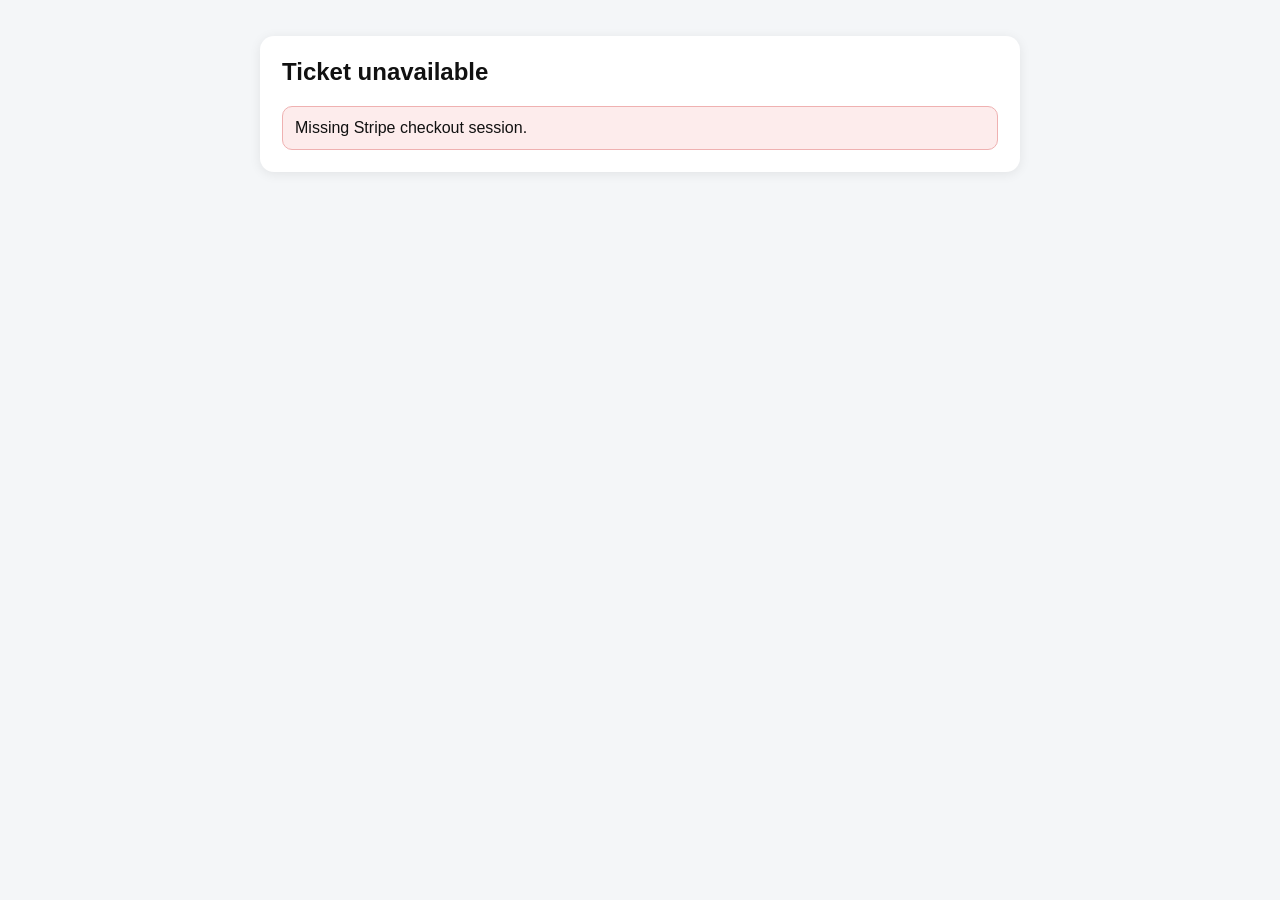
<file: ticket.html>
<!doctype html>
<html lang="en">
  <head>
    <meta charset="utf-8" />
    <meta name="viewport" content="width=device-width,initial-scale=1" />
    <title>SNP Planner Ticket</title>
    <style>
      body {
        font-family: Arial, sans-serif;
        background: #f4f6f8;
        margin: 0;
        padding: 22px;
        color: #111;
      }
      .wrap {
        max-width: 760px;
        margin: auto;
      }
      .card {
        background: #fff;
        border-radius: 14px;
        padding: 22px;
        margin: 14px 0;
        box-shadow: 0 2px 12px rgba(0, 0, 0, 0.08);
      }
      h1,
      h2 {
        margin-top: 0;
      }
      .ticket {
        border: 2px solid #111;
        border-radius: 14px;
        padding: 18px;
        margin: 16px 0;
        text-align: center;
      }
      .qrimg {
        width: 260px;
        height: 260px;
        max-width: 100%;
        margin: 18px auto;
        display: block;
      }
      .status {
        font-weight: 700;
      }
      .muted {
        opacity: 0.7;
        font-size: 0.92em;
      }
      .success {
        background: #e9f8ee;
        border: 1px solid #b8e4c5;
        padding: 12px;
        border-radius: 10px;
      }
      .wait {
        background: #fff5d9;
        border: 1px solid #eed27c;
        padding: 12px;
        border-radius: 10px;
      }
      .error {
        background: #fdecec;
        border: 1px solid #efb1b1;
        padding: 12px;
        border-radius: 10px;
      }
      .benefits {
        margin: 14px auto;
        text-align: left;
        max-width: 420px;
        border-top: 1px solid #ddd;
        padding-top: 12px;
      }
      .benefits p {
        margin: 7px 0;
      }
      .btn {
        border: 0;
        border-radius: 9px;
        padding: 11px 16px;
        background: #111;
        color: #fff;
        font-weight: 700;
        cursor: pointer;
      }
      .btn:disabled {
        opacity: 0.55;
        cursor: default;
      }
      .email-status {
        margin-top: 12px;
        padding: 12px;
        border-radius: 10px;
        background: #f4f6f8;
      }
      .email-status strong {
        text-transform: capitalize;
      }
    </style>
  </head>
  <body>
    <div class="wrap" id="app">
      <div class="card">
        <h2>Loading ticket…</h2>
        <div class="wait">
          Please wait while we confirm your payment and load your QR ticket.
        </div>
      </div>
    </div>
    <script src="time-format.js?v=1"></script>
    <script>
      const ENDPOINT =
        "https://mmstqostdqouxaiyrxtv.supabase.co/functions/v1/ticket-confirmation";
      const EMAIL_STATUS_ENDPOINT =
        "https://mmstqostdqouxaiyrxtv.supabase.co/functions/v1/check-ticket-email-delivery";
      const esc = (s) =>
        String(s ?? "").replace(
          /[&<>"']/g,
          (c) =>
            ({
              "&": "&amp;",
              "<": "&lt;",
              ">": "&gt;",
              '"': "&quot;",
              "'": "&#039;",
            })[c],
        );
      let currentSessionId = "";
      function statusLabel(s) {
        return String(s || "unknown").replaceAll("_", " ");
      }
      function deliveryExplanation(status) {
        status = String(status || "").toLowerCase();
        if (status === "accepted")
          return "Brevo accepted the email, but delivery to the recipient has NOT been confirmed yet.";
        if (status === "delivered")
          return "Brevo reports that the recipient mail server accepted the email.";
        if (status === "opened")
          return "The email was delivered and Brevo reports it was opened.";
        if (status === "clicked")
          return "The email was delivered and Brevo reports a link was clicked.";
        if (status === "deferred")
          return "Delivery is delayed. Brevo will keep trying.";
        if (status === "soft_bounce")
          return "Temporary delivery failure. Brevo may retry.";
        if (status === "hard_bounce")
          return "Permanent delivery failure. The recipient server rejected the email.";
        if (status === "blocked")
          return "Brevo reports the message was blocked before delivery.";
        if (status === "invalid")
          return "Brevo reports the recipient address is invalid.";
        if (status === "spam")
          return "The recipient provider reported the message as spam.";
        return "Brevo has not confirmed final delivery yet.";
      }
      async function checkEmailDelivery() {
        const box = document.getElementById("emailDeliveryBox"),
          btn = document.getElementById("checkEmailBtn");
        if (!box || !currentSessionId) return;
        if (btn) btn.disabled = true;
        box.innerHTML =
          '<div class="wait">Checking Brevo delivery status…</div>';
        try {
          const r = await fetch(
            `${EMAIL_STATUS_ENDPOINT}?session_id=${encodeURIComponent(currentSessionId)}`,
            { cache: "no-store" },
          );
          const d = await r.json();
          if (!r.ok || !d.ok)
            throw new Error(d.error || "Unable to check email delivery.");
          const good = ["delivered", "opened", "clicked"].includes(
            String(d.status || ""),
          );
          const bad = [
            "deferred",
            "soft_bounce",
            "hard_bounce",
            "blocked",
            "invalid",
            "spam",
          ].includes(String(d.status || ""));
          const cls = good ? "success" : bad ? "error" : "wait";
          const explanation = deliveryExplanation(d.status);
          box.innerHTML = `<div class="${cls}"><strong>Email status: ${esc(statusLabel(d.status))}</strong>${d.email ? `<div class="muted">${esc(d.email)}</div>` : ""}<p>${esc(explanation)}</p>${d.reason ? `<p><strong>Brevo reason:</strong> ${esc(d.reason)}</p>` : ""}${d.eventDate ? `<div class="muted">Brevo event: ${esc(SNPTime.formatDateTime(d.eventDate))}</div>` : ""}</div>`;
        } catch (e) {
          box.innerHTML = `<div class="error">${esc(e.message || "Unable to check email delivery.")}</div>`;
        } finally {
          if (btn) btn.disabled = false;
        }
      }
      async function loadTicket() {
        const sessionId =
          new URLSearchParams(location.search).get("session_id") || "";
        currentSessionId = sessionId;
        const app = document.getElementById("app");
        if (!sessionId) {
          app.innerHTML =
            '<div class="card"><h2>Ticket unavailable</h2><div class="error">Missing Stripe checkout session.</div></div>';
          return;
        }
        try {
          const r = await fetch(
            `${ENDPOINT}?format=json&session_id=${encodeURIComponent(sessionId)}`,
            { cache: "no-store" },
          );
          const d = await r.json();
          if (!r.ok || !d.ok) {
            throw new Error(d.error || "Unable to load ticket.");
          }
          if (d.pending) {
            app.innerHTML =
              '<div class="card"><h2>Preparing your ticket</h2><div class="wait">Your payment is confirmed. We are generating your QR ticket now.</div></div>';
            setTimeout(loadTicket, 1800);
            return;
          }
          app.innerHTML =
            `<div class="card"><h1>Payment Confirmed</h1><div class="success">Your ticket${d.tickets.length > 1 ? "s are" : " is"} confirmed. Show the QR code at check-in or when redeeming included items.</div><h2 style="margin-top:18px">${esc(d.event.name || "Event")}</h2>${d.event.date ? `<p><strong>Date:</strong> ${esc(d.event.date)}</p>` : ""}${d.event.time ? `<p><strong>Time:</strong> ${esc(SNPTime.formatTime(d.event.time))}</p>` : ""}${d.guestName ? `<p><strong>Guest:</strong> ${esc(d.guestName)}</p>` : ""}${d.email ? `<p><strong>Email:</strong> ${esc(d.email)}</p>` : ""}<p><strong>Tickets:</strong> ${d.tickets.length}</p><div class="email-status"><h3 style="margin:0 0 8px">Ticket Email Delivery</h3><button id="checkEmailBtn" class="btn" onclick="checkEmailDelivery()">Check Email Delivery</button><div id="emailDeliveryBox" style="margin-top:10px"><div class="muted">This checks whether Brevo only accepted the message or actually confirmed delivery, delay, block, or bounce.</div></div></div></div>` +
            d.tickets
              .map(
                (t, i) =>
                  `<div class="ticket"><h2>${esc(t.ticketTypeName || "Ticket " + (i + 1))}</h2><img class="qrimg" src="${t.qrDataUrl}" alt="Ticket QR code"><div class="status">${esc(t.status || "Confirmed")}</div>${(t.entitlements || []).length ? `<div class="benefits"><strong>Included with this ticket</strong>${t.entitlements.map((x) => `<p>${esc(x.label)} — ${Math.max(0, Number(x.quantity || 0) - Number(x.redeemed || 0))} remaining</p>`).join("")}<small class="muted">Use this same QR code to redeem included items. Each benefit is reduced when redeemed and cannot be used more than its included quantity.</small></div>` : ""}<p class="muted">Ticket ID: ${esc(t.id)}</p></div>`,
              )
              .join("") +
            `<div class="card"><p class="muted">Each QR code admits one ticket. Admission cannot be used twice. Included food and beverage benefits are tracked separately on the same QR.</p></div>`;
          setTimeout(checkEmailDelivery, 500);
        } catch (e) {
          app.innerHTML = `<div class="card"><h2>Ticket unavailable</h2><div class="error">${esc(e.message || "Unable to load this ticket.")}</div><p><button onclick="location.reload()">Try Again</button></p></div>`;
        }
      }
      loadTicket();
    </script>
  </body>
</html>
</file>
<file: styles.css>
:root{--primary:#2563eb;--primary-dark:#1d4ed8;--background:#f5f7fb;--surface:#fff;--sidebar:#0f172a;--sidebar-text:#fff;--text:#111827;--border:#dbe2ea;--success:#22c55e;--danger:#ef4444;--radius:12px;--shadow:0 10px 25px rgba(0,0,0,.08)}*{margin:0;padding:0;box-sizing:border-box}body{font-family:Inter,Arial,sans-serif;background:var(--background);color:var(--text)}.topbar{height:70px;background:var(--surface);display:flex;justify-content:space-between;align-items:center;padding:0 24px;box-shadow:var(--shadow)}.layout{display:grid;grid-template-columns:260px 1fr;min-height:calc(100vh - 70px)}#sidebar{background:var(--sidebar);padding:20px}#sidebar button{width:100%;margin-bottom:10px;padding:12px;border:none;border-radius:8px;background:#1e293b;color:#fff;cursor:pointer;text-align:left;transition:.2s}#sidebar button:hover{background:var(--primary)}#workspace{padding:30px}.card{background:var(--surface);border-radius:var(--radius);padding:20px;margin-bottom:20px;box-shadow:var(--shadow)}.dashboard-grid{display:grid;grid-template-columns:repeat(auto-fit,minmax(220px,1fr));gap:20px}label{display:block;margin-top:14px;margin-bottom:6px;font-weight:600}input,textarea,select{width:100%;padding:12px;border:1px solid var(--border);border-radius:8px;font-size:15px}textarea{min-height:120px}button{background:var(--primary);color:#fff;border:none;padding:12px 18px;border-radius:8px;cursor:pointer;font-weight:600}button:hover{background:var(--primary-dark)}table{width:100%;border-collapse:collapse}td{padding:10px;border-bottom:1px solid var(--border)}
/* Events-page design language, now site-wide */
#workspace>section,#workspace>.snp-page,#workspace>.page{max-width:760px;margin:0 auto;padding:10px 4px 40px}#workspace>h1,#workspace>h2,#workspace>h3{max-width:760px;margin-left:auto;margin-right:auto;margin-bottom:18px}#workspace>.card{max-width:760px;margin-left:auto;margin-right:auto}#workspace button:not(#snpBackBtn):not(#snpHomeBtn){min-height:46px;font-size:16px;font-weight:700}#workspace .card button:only-of-type,#workspace>button{width:100%;padding:14px;font-size:16px;font-weight:700;margin-bottom:12px}#workspace select,#workspace input,#workspace textarea{margin-top:8px;background:var(--surface)}#workspace .card{border:1px solid rgba(219,226,234,.7)}#workspace h2{font-size:26px;line-height:1.2}#workspace h3{font-size:20px;line-height:1.25}.snp-submenu-search{max-width:760px!important;margin-left:auto!important;margin-right:auto!important}.dashboard-grid{max-width:760px;margin-left:auto;margin-right:auto}.dashboard-grid .card{margin-bottom:0}
.topbar-right{display:flex;align-items:center;gap:10px}#globalSearch{width:280px;max-width:40vw}body.dark{--background:#0f172a;--surface:#1e293b;--text:#f8fafc;--border:#334155}body.dark input,body.dark textarea,body.dark select{background:#0f172a;color:#f8fafc}.badge{display:inline-block;padding:4px 8px;border-radius:999px;font-size:12px;font-weight:700}.badge-success{background:#dcfce7!important;color:#166534!important}.badge-warning{background:#fef3c7!important;color:#92400e!important}.badge-danger{background:#fee2e2!important;color:#991b1b!important}.badge-info{background:#dbeafe!important;color:#1e40af!important}.progress-bar{display:block!important;width:100%!important;height:16px!important;background-color:#d1d5db!important;border:1px solid #9ca3af!important;border-radius:999px!important;overflow:hidden!important;margin:10px 0!important}.progress-fill{display:block!important;height:100%!important;background-color:#22c55e!important;border-radius:999px!important;min-width:0;transition:width .3s ease}
@media(max-width:900px){.layout{grid-template-columns:1fr}#sidebar{display:grid;grid-template-columns:repeat(2,1fr);gap:10px}#workspace{padding:15px}}@media(max-width:700px){body{overflow-x:hidden}.topbar{height:auto;padding:12px;flex-direction:column;gap:10px;align-items:stretch;position:sticky;top:0;z-index:1000}.topbar-right{width:100%;display:grid;grid-template-columns:1fr auto auto;gap:8px;flex-wrap:wrap}#globalSearch{grid-column:1/-1;width:100%;max-width:none}#sidebar{display:flex;overflow-x:auto;gap:8px;padding:10px;position:sticky;top:0;z-index:900}#sidebar button{flex:0 0 auto;width:auto;min-width:110px;margin:0;text-align:center;white-space:nowrap}#workspace{padding:12px}.card{padding:16px;border-radius:10px}.dashboard-grid{grid-template-columns:1fr 1fr;gap:10px}input,select,textarea,button{font-size:16px}textarea{min-height:100px}table{display:block;overflow-x:auto;white-space:nowrap}}@media(max-width:430px){.dashboard-grid{grid-template-columns:1fr}.topbar-right{grid-template-columns:1fr 1fr}.topbar-right span{grid-column:1/-1;text-align:center}}
</file>
